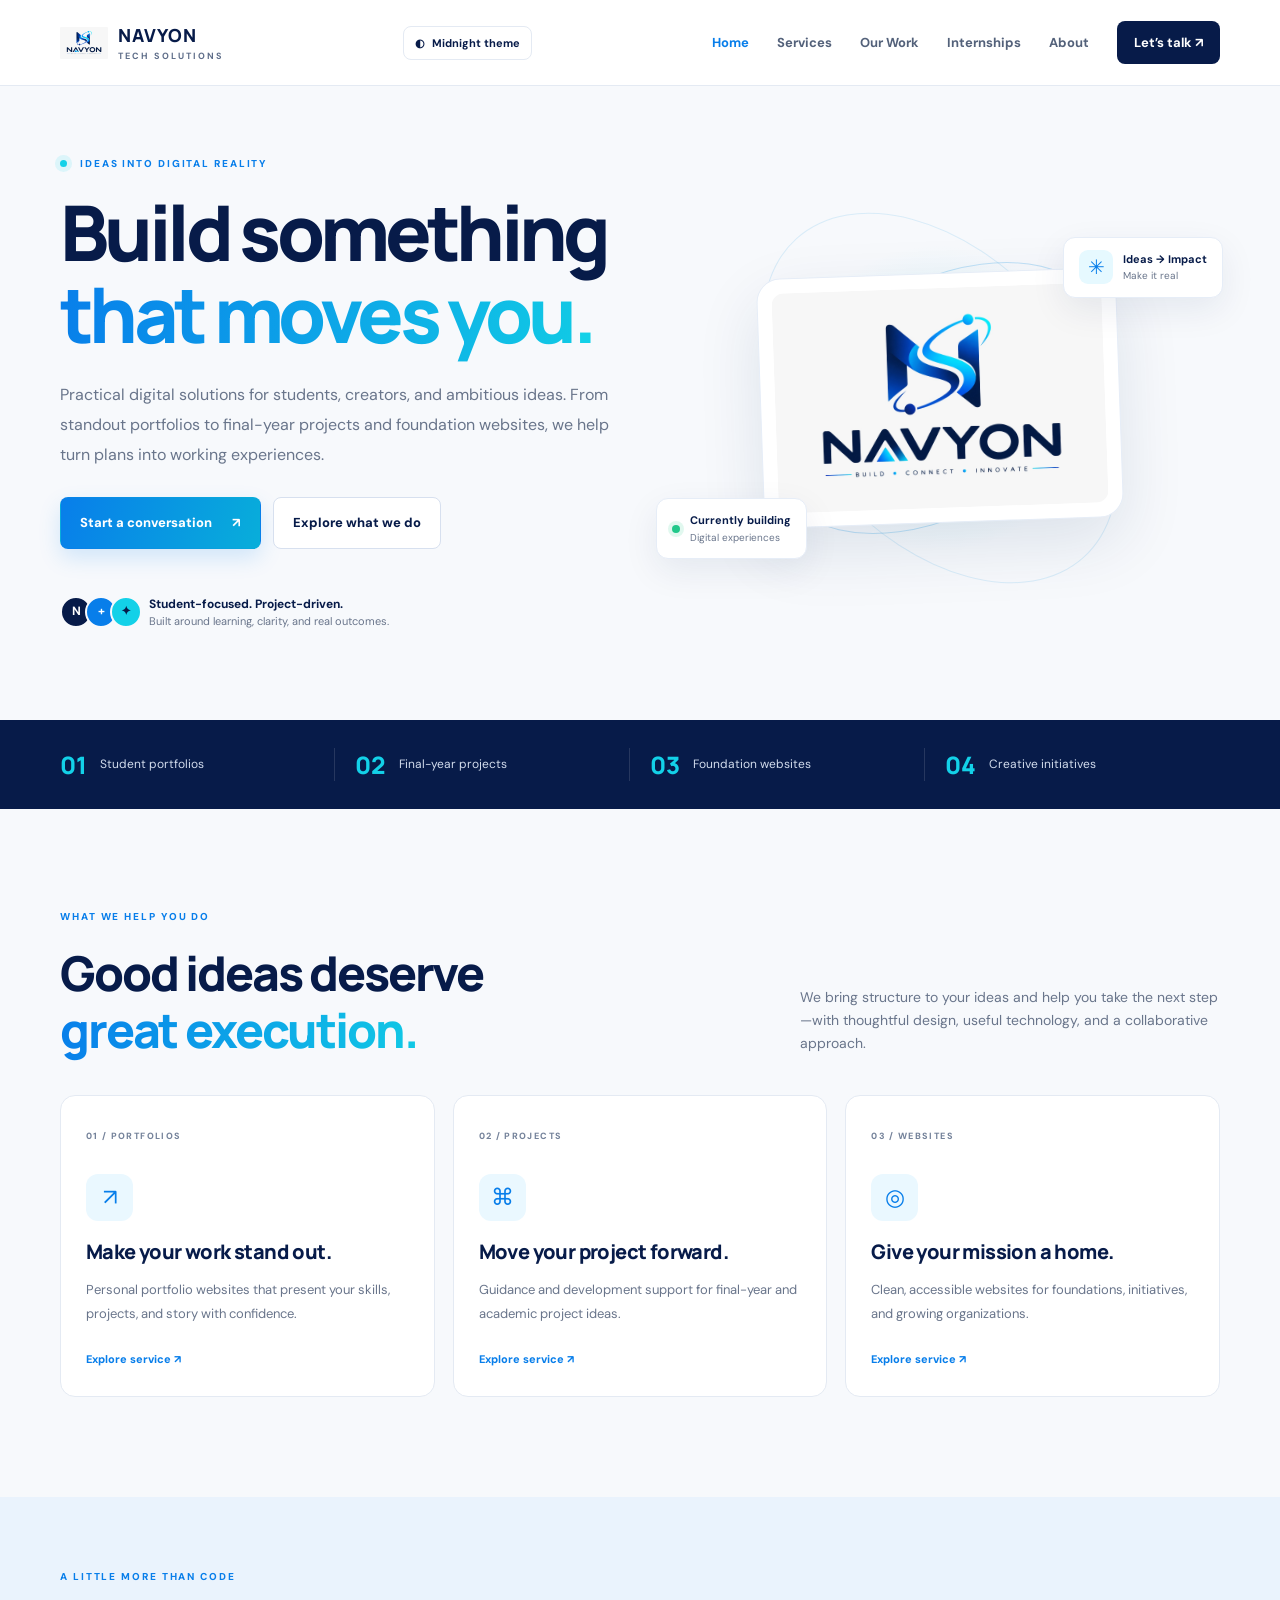
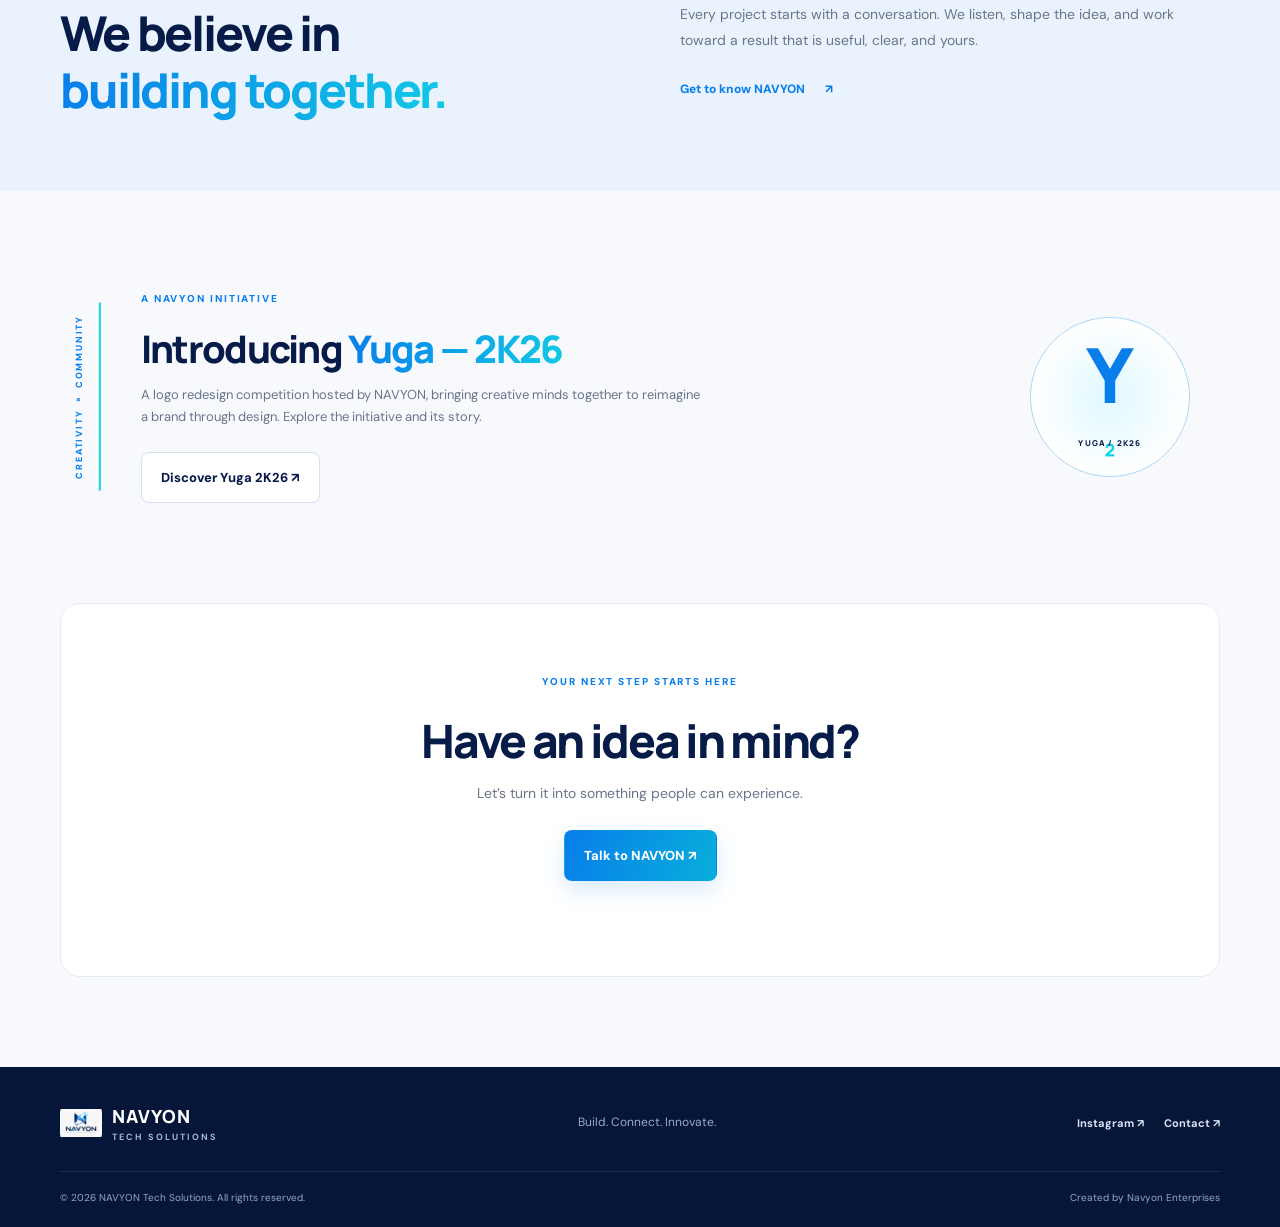
<file: index.html>
<!DOCTYPE html>
<html lang="en">
<head>
  <meta charset="UTF-8"><meta name="viewport" content="width=device-width, initial-scale=1.0">
  <meta name="description" content="NAVYON Tech Solutions helps students turn ideas into portfolios, final-year projects, and meaningful digital experiences.">
  <title>NAVYON Tech Solutions | Build. Connect. Innovate.</title><link rel="stylesheet" href="styles.css">
</head>
<body>
<header class="site-header"><a class="brand" href="index.html"><img src="assets/navyon-logo.png" alt="NAVYON logo"><span>NAVYON <small>TECH SOLUTIONS</small></span></a><div class="header-tools"><button class="theme-toggle" type="button" aria-label="Switch colour theme" title="Switch colour theme">◐ <span>Theme</span></button><button class="menu-toggle" aria-label="Toggle navigation">☰</button></div><nav><a class="active" href="index.html">Home</a><a href="services.html">Services</a><a href="work.html">Our Work</a><a href="internships.html">Internships</a><a href="about.html">About</a><a class="nav-cta" href="contact.html">Let’s talk ↗</a></nav></header>
<main>
<section class="hero wrap"><div class="hero-copy"><p class="eyebrow"><span class="pulse"></span> IDEAS INTO DIGITAL REALITY</p><h1>Build something<br><span>that moves you</span><i>.</i></h1><p class="lead">Practical digital solutions for students, creators, and ambitious ideas. From standout portfolios to final-year projects and foundation websites, we help turn plans into working experiences.</p><div class="hero-actions"><a class="button primary" href="contact.html">Start a conversation <span>↗</span></a><a class="button ghost" href="services.html">Explore what we do</a></div><div class="trust-line"><div class="mini-avatars"><b>N</b><b>+</b><b>✦</b></div><p><strong>Student-focused. Project-driven.</strong><br>Built around learning, clarity, and real outcomes.</p></div></div><div class="hero-art"><div class="orbit orbit-one"></div><div class="orbit orbit-two"></div><div class="hero-logo"><img src="assets/navyon-logo.png" alt="NAVYON — Build, Connect, Innovate"></div><div class="float-card card-top"><span class="card-icon">✳</span><span><b>Ideas → Impact</b><small>Make it real</small></span></div><div class="float-card card-bottom"><span class="status-dot"></span><span><b>Currently building</b><small>Digital experiences</small></span></div></div></section>
<section class="proof-strip"><div><strong>01</strong><span>Student portfolios</span></div><div><strong>02</strong><span>Final-year projects</span></div><div><strong>03</strong><span>Foundation websites</span></div><div><strong>04</strong><span>Creative initiatives</span></div></section>
<section class="section wrap"><div class="section-heading"><div><p class="eyebrow">WHAT WE HELP YOU DO</p><h2>Good ideas deserve<br><span>great execution.</span></h2></div><p>We bring structure to your ideas and help you take the next step—with thoughtful design, useful technology, and a collaborative approach.</p></div><div class="service-grid"><a class="service-card" href="services.html#portfolios"><span class="number">01 / PORTFOLIOS</span><div class="service-icon">↗</div><h3>Make your work stand out.</h3><p>Personal portfolio websites that present your skills, projects, and story with confidence.</p><span class="arrow">Explore service ↗</span></a><a class="service-card" href="services.html#projects"><span class="number">02 / PROJECTS</span><div class="service-icon">⌘</div><h3>Move your project forward.</h3><p>Guidance and development support for final-year and academic project ideas.</p><span class="arrow">Explore service ↗</span></a><a class="service-card" href="services.html#websites"><span class="number">03 / WEBSITES</span><div class="service-icon">◎</div><h3>Give your mission a home.</h3><p>Clean, accessible websites for foundations, initiatives, and growing organizations.</p><span class="arrow">Explore service ↗</span></a></div></section>
<section class="feature-band"><div class="wrap feature-inner"><div><p class="eyebrow">A LITTLE MORE THAN CODE</p><h2>We believe in<br><span>building together.</span></h2></div><div><p>Every project starts with a conversation. We listen, shape the idea, and work toward a result that is useful, clear, and yours.</p><a class="text-link" href="about.html">Get to know NAVYON <span>↗</span></a></div></div></section>
<section class="section wrap event-preview"><div class="event-badge">CREATIVITY × COMMUNITY</div><div><p class="eyebrow">A NAVYON INITIATIVE</p><h2>Introducing <span>Yuga — 2K26</span></h2><p>A logo redesign competition hosted by NAVYON, bringing creative minds together to reimagine a brand through design. Explore the initiative and its story.</p><a class="button ghost" href="yuga.html">Discover Yuga 2K26 ↗</a></div><div class="yuga-mark">Y<span>²</span><small>YUGA / 2K26</small></div></section>
<section class="cta-section wrap"><p class="eyebrow">YOUR NEXT STEP STARTS HERE</p><h2>Have an idea in mind?</h2><p>Let’s turn it into something people can experience.</p><a class="button primary" href="contact.html">Talk to NAVYON ↗</a></section>
</main><footer class="site-footer"><div class="footer-top"><a class="brand" href="index.html"><img src="assets/navyon-logo.png" alt=""><span>NAVYON <small>TECH SOLUTIONS</small></span></a><p>Build. Connect. Innovate.</p><div class="footer-links"><a href="https://www.instagram.com/navyon_tech_solutions/" target="_blank" rel="noopener">Instagram ↗</a><a href="contact.html">Contact ↗</a></div></div><div class="footer-bottom"><span>© <span id="year"></span> NAVYON Tech Solutions. All rights reserved.</span><span>Created by Navyon Enterprises</span></div></footer><script src="script.js"></script></body></html>
</file>
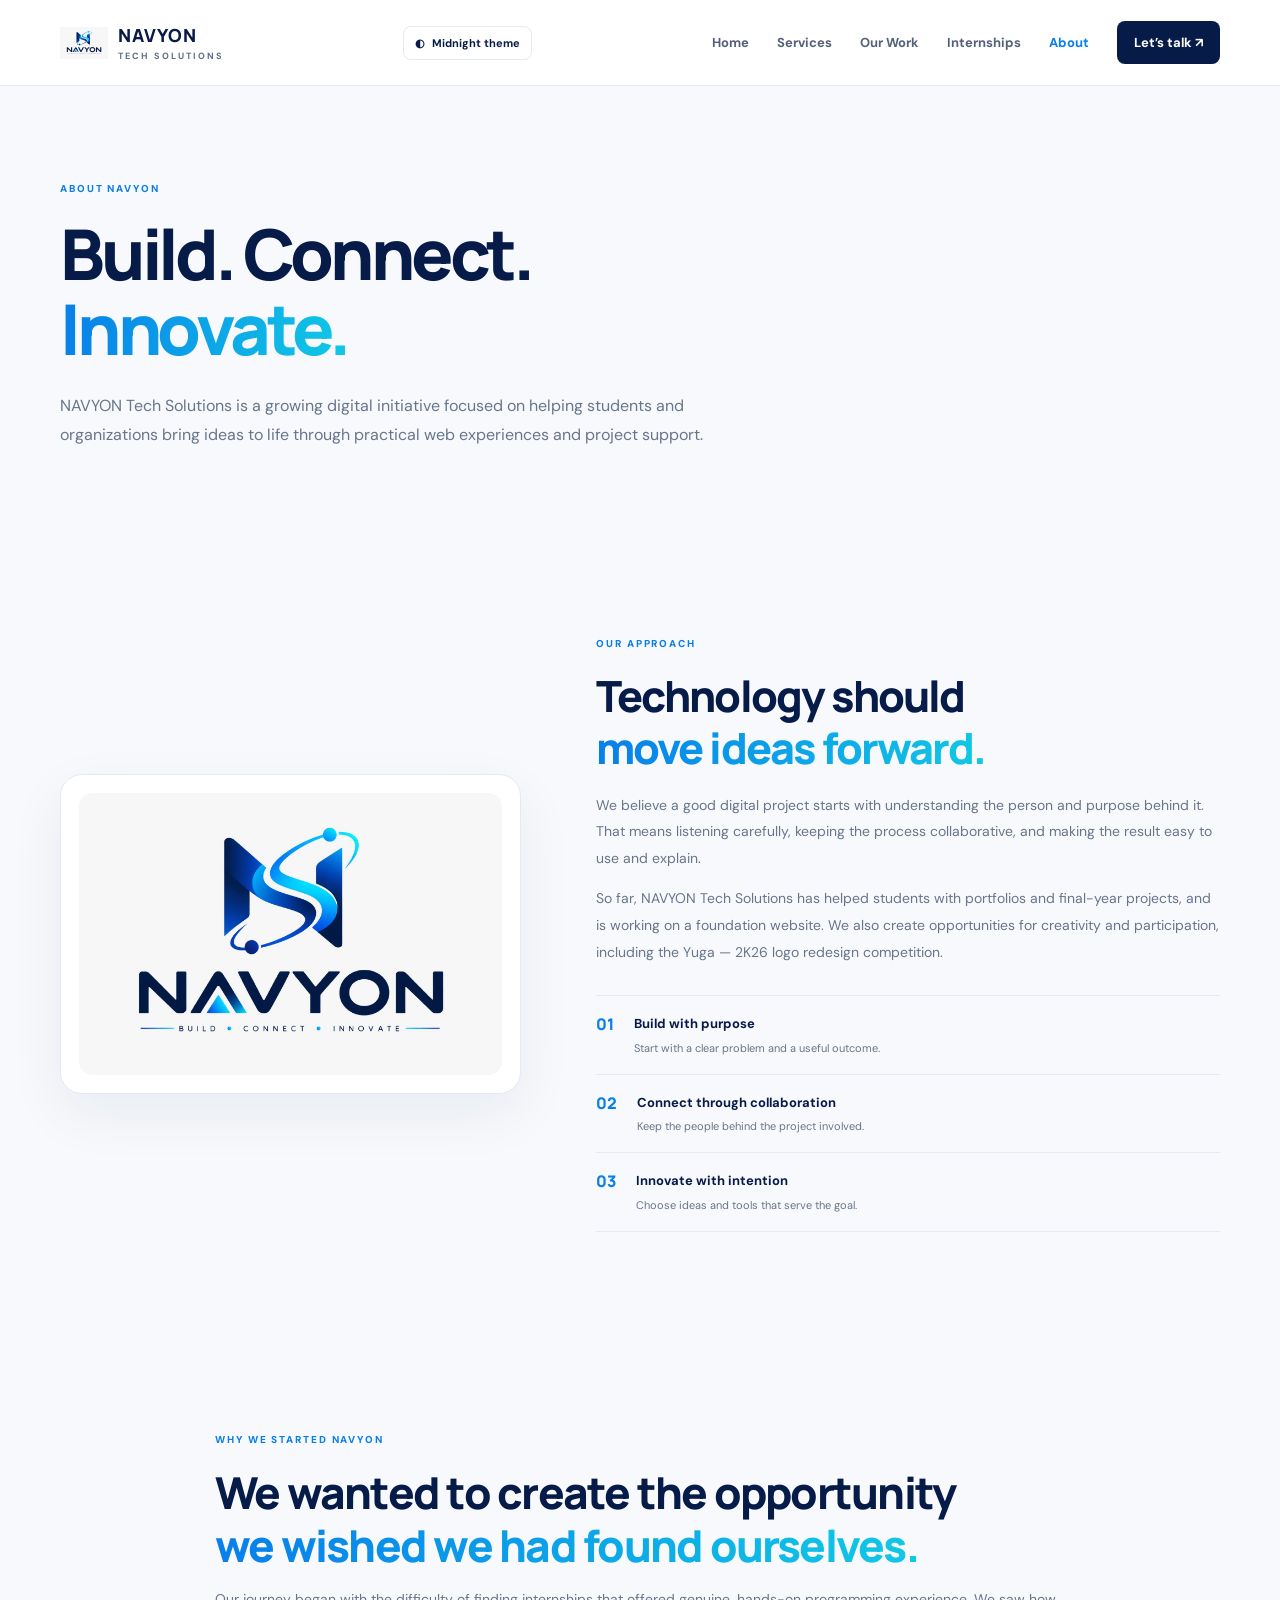
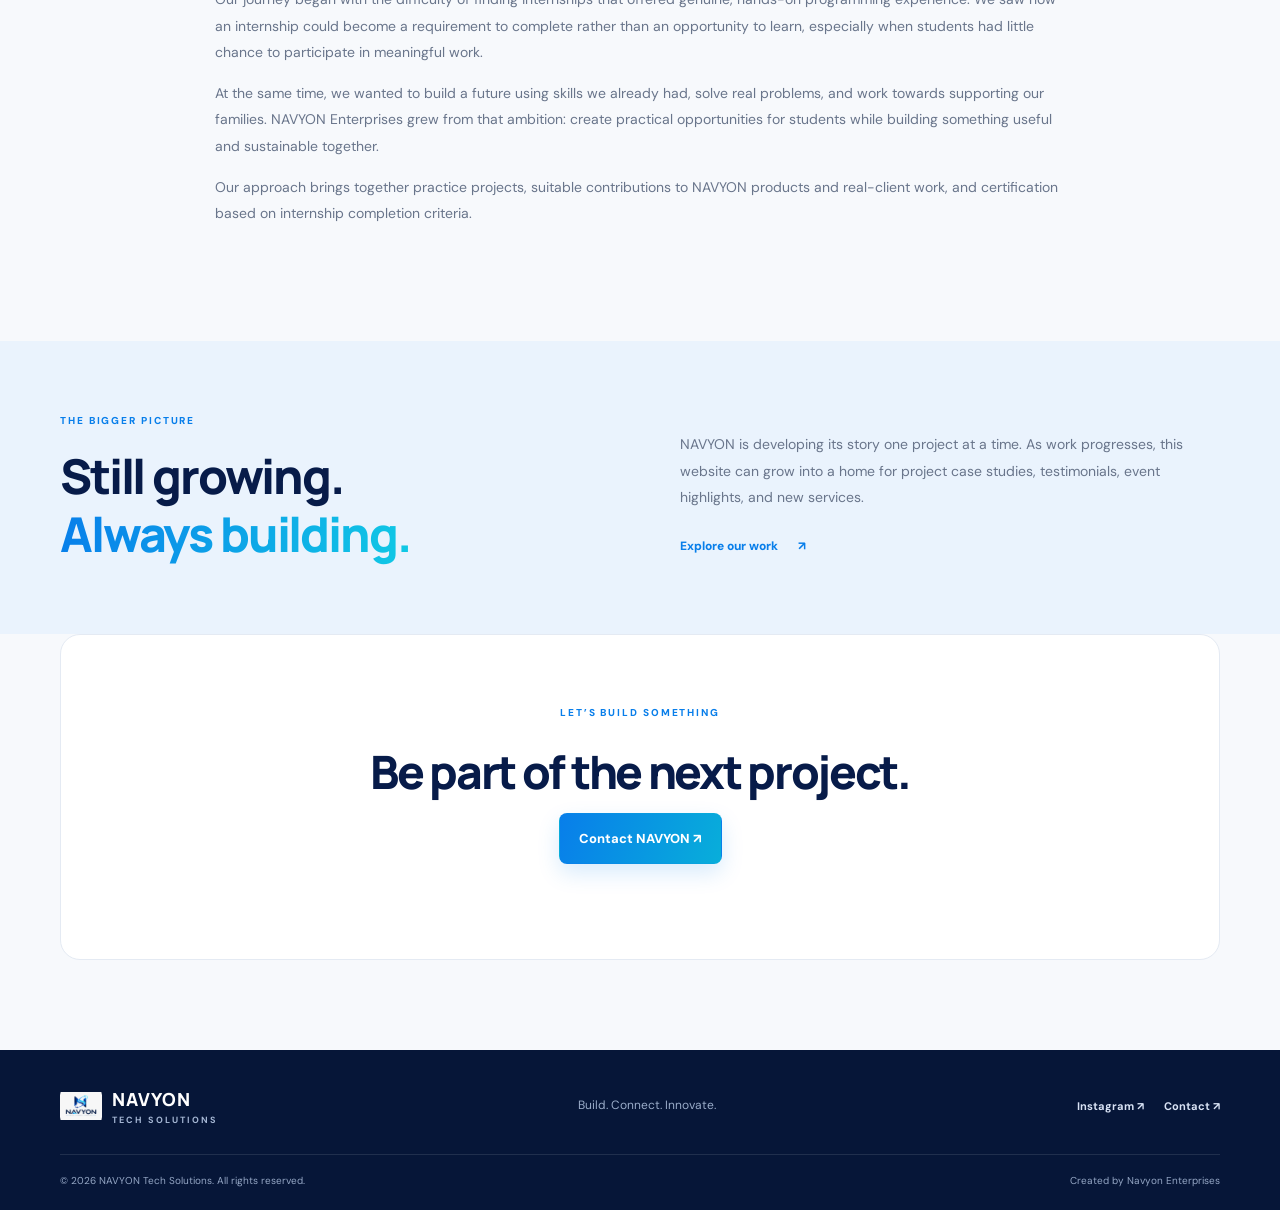
<file: about.html>
<!DOCTYPE html><html lang="en"><head><meta charset="UTF-8"><meta name="viewport" content="width=device-width, initial-scale=1.0"><meta name="description" content="Learn about NAVYON Tech Solutions and its practical, student-focused approach."><title>About | NAVYON Tech Solutions</title><link rel="stylesheet" href="styles.css"></head><body>
<header class="site-header"><a class="brand" href="index.html"><img src="assets/navyon-logo.png" alt="NAVYON logo"><span>NAVYON <small>TECH SOLUTIONS</small></span></a><div class="header-tools"><button class="theme-toggle" type="button" aria-label="Switch colour theme" title="Switch colour theme">◐ <span>Theme</span></button><button class="menu-toggle" aria-label="Toggle navigation">☰</button></div><nav><a href="index.html">Home</a><a href="services.html">Services</a><a href="work.html">Our Work</a><a href="internships.html">Internships</a><a class="active" href="about.html">About</a><a class="nav-cta" href="contact.html">Let’s talk ↗</a></nav></header>
<main><section class="page-hero wrap"><p class="eyebrow">ABOUT NAVYON</p><h1>Build. Connect.<br><span>Innovate.</span></h1><p class="lead">NAVYON Tech Solutions is a growing digital initiative focused on helping students and organizations bring ideas to life through practical web experiences and project support.</p></section><section class="section wrap about-layout"><div class="about-visual"><img src="assets/navyon-logo.png" alt="NAVYON logo"></div><div><p class="eyebrow">OUR APPROACH</p><h2>Technology should<br><span>move ideas forward.</span></h2><p>We believe a good digital project starts with understanding the person and purpose behind it. That means listening carefully, keeping the process collaborative, and making the result easy to use and explain.</p><p>So far, NAVYON Tech Solutions has helped students with portfolios and final-year projects, and is working on a foundation website. We also create opportunities for creativity and participation, including the Yuga — 2K26 logo redesign competition.</p><div class="principle-list"><div><b>01</b><span><strong>Build with purpose</strong><small>Start with a clear problem and a useful outcome.</small></span></div><div><b>02</b><span><strong>Connect through collaboration</strong><small>Keep the people behind the project involved.</small></span></div><div><b>03</b><span><strong>Innovate with intention</strong><small>Choose ideas and tools that serve the goal.</small></span></div></div></div></section><section class="section wrap origin-story"><p class="eyebrow">WHY WE STARTED NAVYON</p><h2>We wanted to create the opportunity<br><span>we wished we had found ourselves.</span></h2><p>Our journey began with the difficulty of finding internships that offered genuine, hands-on programming experience. We saw how an internship could become a requirement to complete rather than an opportunity to learn, especially when students had little chance to participate in meaningful work.</p><p>At the same time, we wanted to build a future using skills we already had, solve real problems, and work towards supporting our families. NAVYON Enterprises grew from that ambition: create practical opportunities for students while building something useful and sustainable together.</p><p>Our approach brings together practice projects, suitable contributions to NAVYON products and real-client work, and certification based on internship completion criteria.</p></section><section class="feature-band"><div class="wrap feature-inner"><div><p class="eyebrow">THE BIGGER PICTURE</p><h2>Still growing.<br><span>Always building.</span></h2></div><div><p>NAVYON is developing its story one project at a time. As work progresses, this website can grow into a home for project case studies, testimonials, event highlights, and new services.</p><a class="text-link" href="work.html">Explore our work <span>↗</span></a></div></div></section><section class="cta-section wrap"><p class="eyebrow">LET’S BUILD SOMETHING</p><h2>Be part of the next project.</h2><a class="button primary" href="contact.html">Contact NAVYON ↗</a></section></main>
<footer class="site-footer"><div class="footer-top"><a class="brand" href="index.html"><img src="assets/navyon-logo.png" alt=""><span>NAVYON <small>TECH SOLUTIONS</small></span></a><p>Build. Connect. Innovate.</p><div class="footer-links"><a href="https://www.instagram.com/navyon_tech_solutions/" target="_blank" rel="noopener">Instagram ↗</a><a href="contact.html">Contact ↗</a></div></div><div class="footer-bottom"><span>© <span id="year"></span> NAVYON Tech Solutions. All rights reserved.</span><span>Created by Navyon Enterprises</span></div></footer><script src="script.js"></script></body></html>
</file>
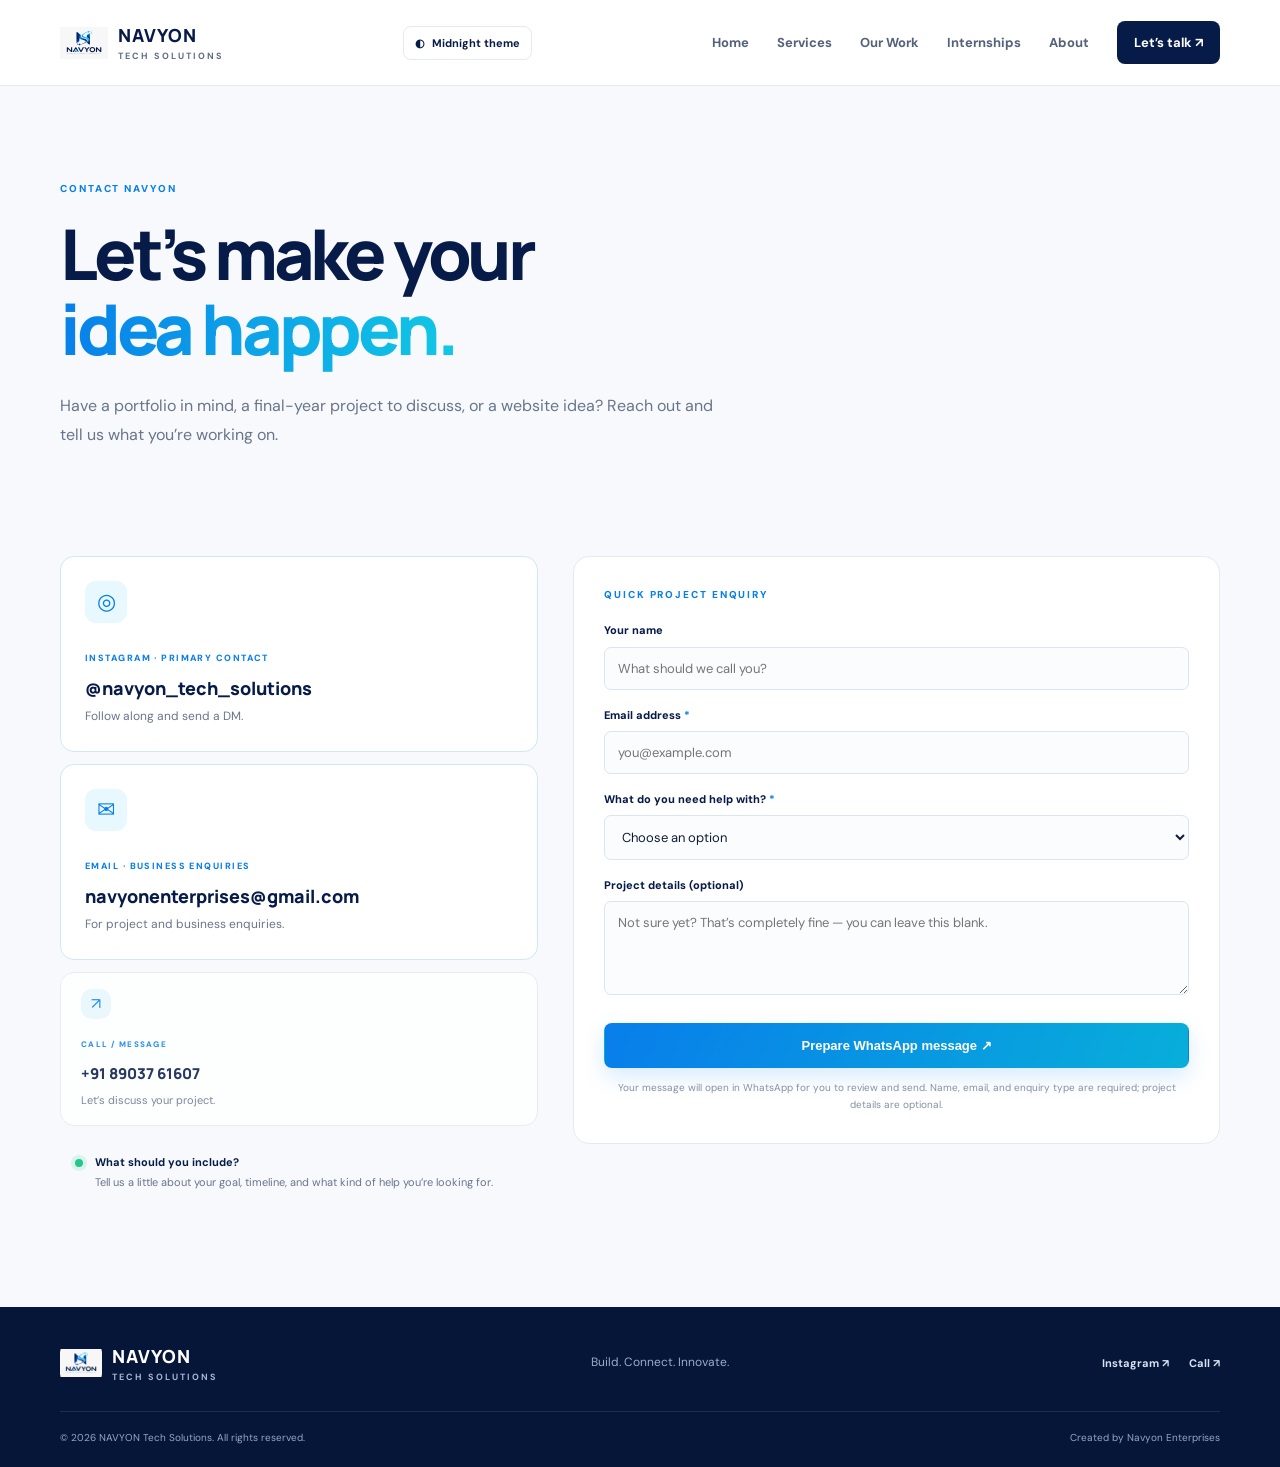
<file: contact.html>
<!DOCTYPE html><html lang="en"><head><meta charset="UTF-8"><meta name="viewport" content="width=device-width, initial-scale=1.0"><meta name="description" content="Contact NAVYON Tech Solutions about student portfolios, final-year projects, and websites."><title>Contact | NAVYON Tech Solutions</title><link rel="stylesheet" href="styles.css"></head><body>
<header class="site-header"><a class="brand" href="index.html"><img src="assets/navyon-logo.png" alt="NAVYON logo"><span>NAVYON <small>TECH SOLUTIONS</small></span></a><div class="header-tools"><button class="theme-toggle" type="button" aria-label="Switch colour theme" title="Switch colour theme">◐ <span>Theme</span></button><button class="menu-toggle" aria-label="Toggle navigation">☰</button></div><nav><a href="index.html">Home</a><a href="services.html">Services</a><a href="work.html">Our Work</a><a href="internships.html">Internships</a><a href="about.html">About</a><a class="nav-cta" href="contact.html">Let’s talk ↗</a></nav></header>
<main><section class="page-hero wrap"><p class="eyebrow">CONTACT NAVYON</p><h1>Let’s make your<br><span>idea happen.</span></h1><p class="lead">Have a portfolio in mind, a final-year project to discuss, or a website idea? Reach out and tell us what you’re working on.</p></section>
<section class="section wrap contact-layout"><div class="contact-options"><a class="contact-card primary-contact" href="https://www.instagram.com/navyon_tech_solutions/" target="_blank" rel="noopener"><span class="contact-icon">◎</span><small>INSTAGRAM · PRIMARY CONTACT</small><h3>@navyon_tech_solutions</h3><p>Follow along and send a DM.</p></a><a class="contact-card primary-contact" href="mailto:navyonenterprises@gmail.com"><span class="contact-icon">✉</span><small>EMAIL · BUSINESS ENQUIRIES</small><h3>navyonenterprises@gmail.com</h3><p>For project and business enquiries.</p></a><a class="contact-card phone-contact" href="tel:+918903761607"><span class="contact-icon">↗</span><small>CALL / MESSAGE</small><h3>+91 89037 61607</h3><p>Let’s discuss your project.</p></a><div class="contact-note"><span class="status-dot"></span><p><strong>What should you include?</strong><br>Tell us a little about your goal, timeline, and what kind of help you’re looking for.</p></div></div><form class="contact-form" id="contactForm"><p class="eyebrow">QUICK PROJECT ENQUIRY</p><label for="name">Your name</label><input id="name" name="name" required placeholder="What should we call you?"><label for="email">Email address <span class="required-mark">*</span></label><input id="email" name="email" type="email" required autocomplete="email" placeholder="you@example.com"><label for="interest">What do you need help with? <span class="required-mark">*</span></label><select id="interest" name="interest" required><option value="">Choose an option</option><option>Student internship</option><option>Student portfolio</option><option>Final-year project</option><option>Website development</option><option>Foundation / organisation website</option><option value="Other">Other</option></select><div id="otherContactWrap" class="conditional-field" hidden><label for="otherContact">Tell us what you have in mind (optional)</label><textarea id="otherContact" name="otherContact" rows="3" placeholder="Share your thought in your own words..."></textarea></div><label for="message">Project details (optional)</label><textarea id="message" name="message" rows="4" placeholder="Not sure yet? That’s completely fine — you can leave this blank."></textarea><button class="button primary" type="submit">Prepare WhatsApp message ↗</button><p class="form-help">Your message will open in WhatsApp for you to review and send. Name, email, and enquiry type are required; project details are optional.</p></form></section></main>
<footer class="site-footer"><div class="footer-top"><a class="brand" href="index.html"><img src="assets/navyon-logo.png" alt=""><span>NAVYON <small>TECH SOLUTIONS</small></span></a><p>Build. Connect. Innovate.</p><div class="footer-links"><a href="https://www.instagram.com/navyon_tech_solutions/" target="_blank" rel="noopener">Instagram ↗</a><a href="tel:+918903761607">Call ↗</a></div></div><div class="footer-bottom"><span>© <span id="year"></span> NAVYON Tech Solutions. All rights reserved.</span><span>Created by Navyon Enterprises</span></div></footer><script src="script.js"></script></body></html>
</file>
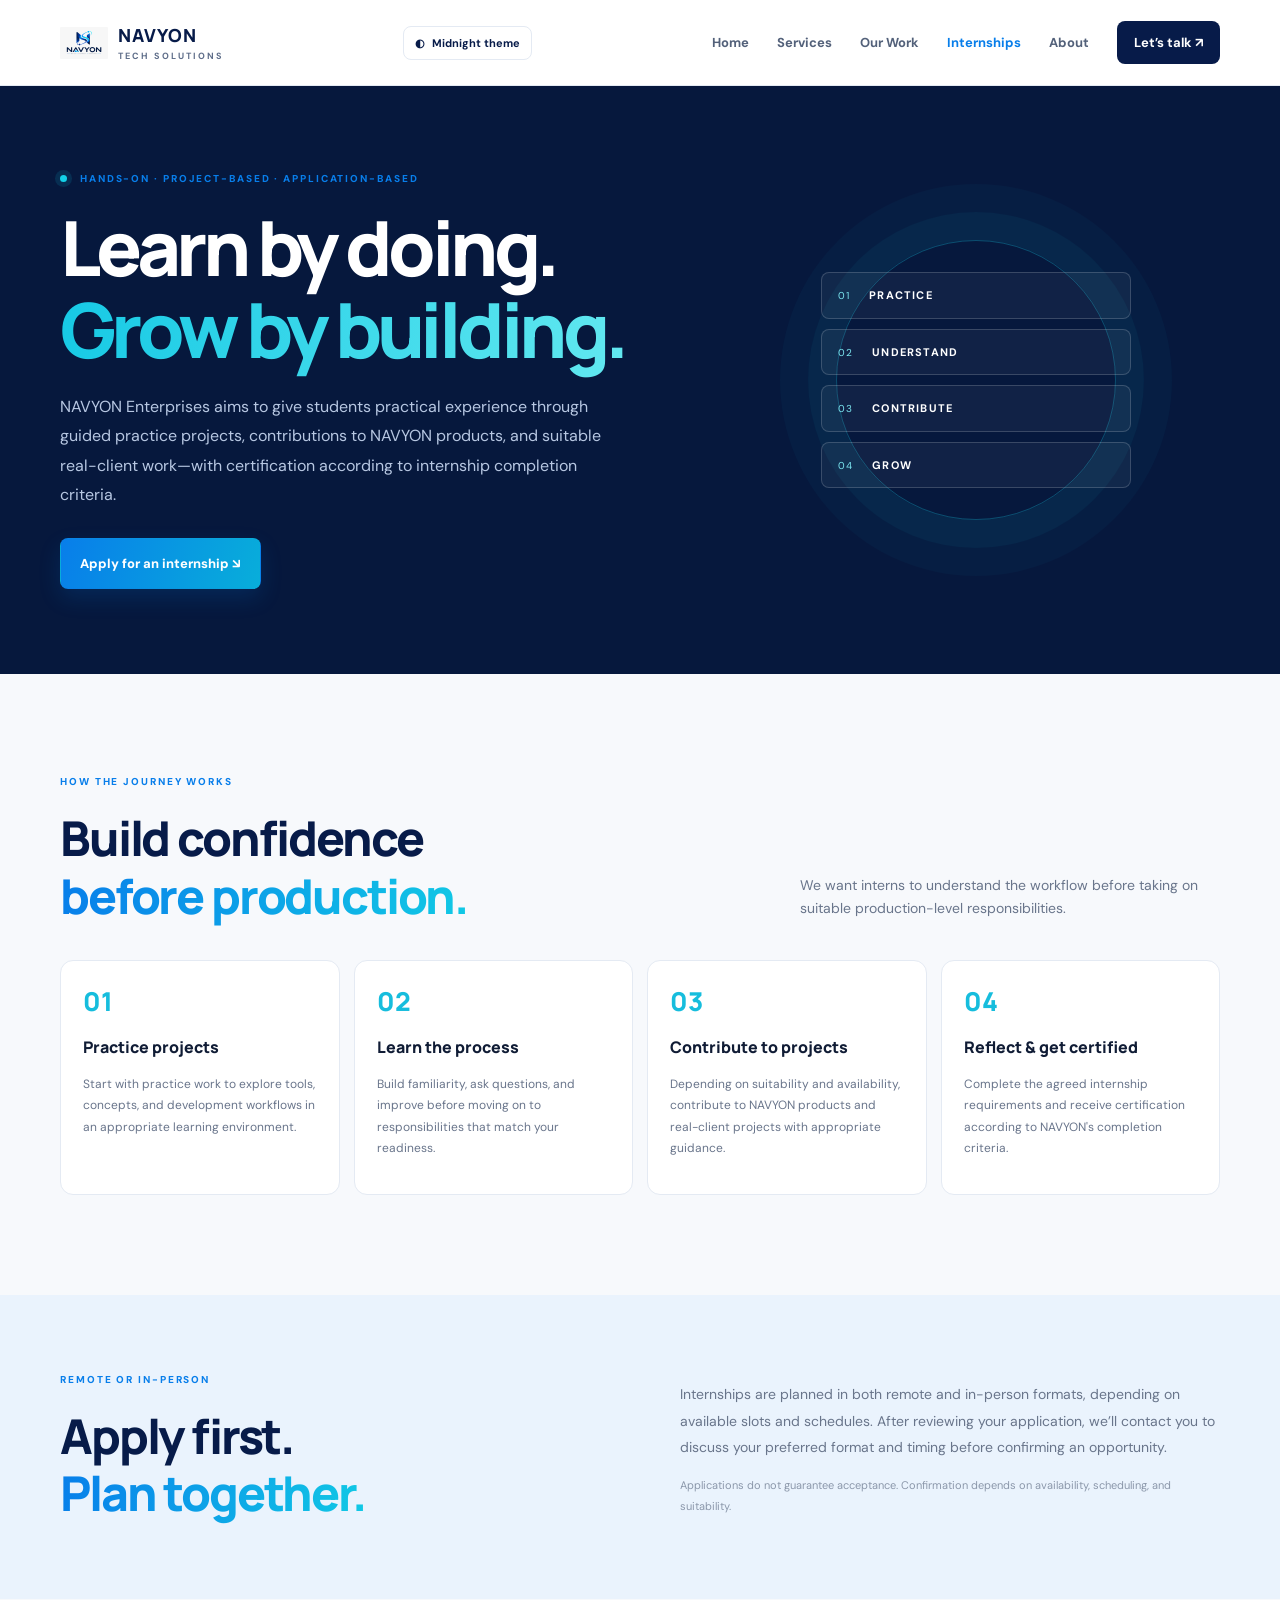
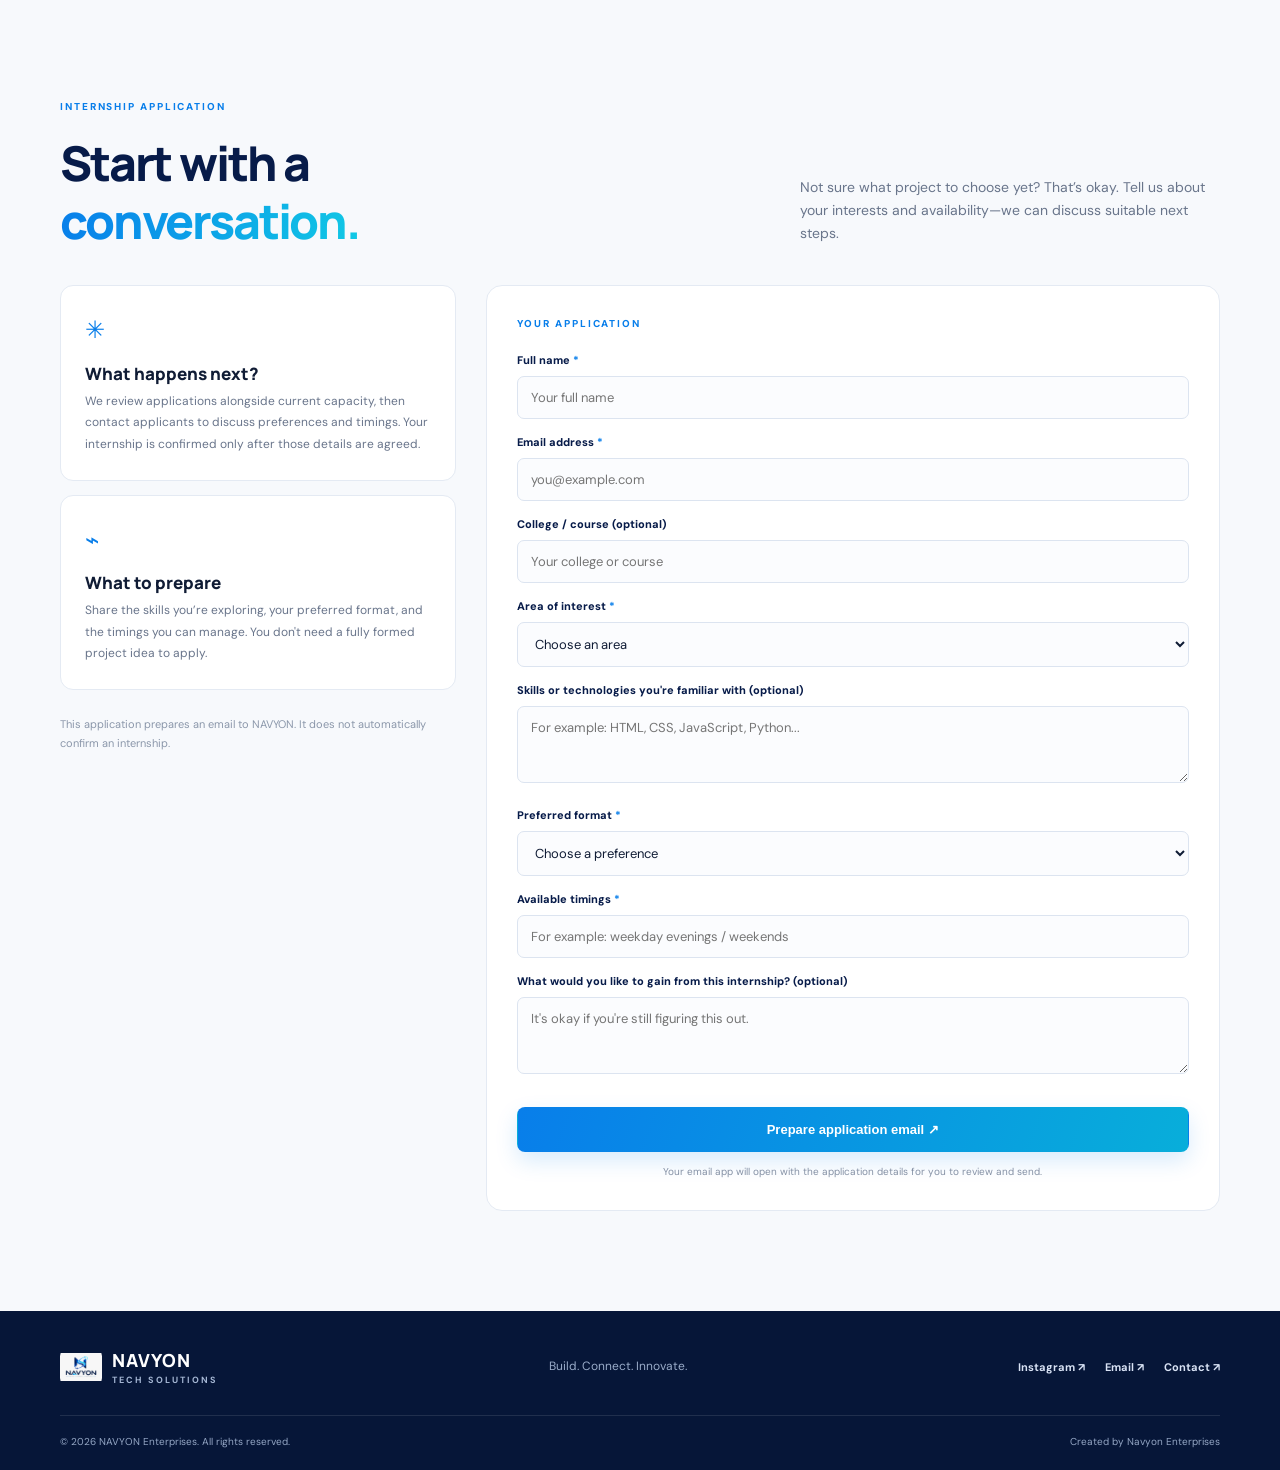
<file: internships.html>
<!DOCTYPE html><html lang="en"><head><meta charset="UTF-8"><meta name="viewport" content="width=device-width, initial-scale=1.0"><meta name="description" content="Apply for hands-on, project-based internships with NAVYON Enterprises."><title>Internships | NAVYON Enterprises</title><link rel="stylesheet" href="styles.css"></head><body>
<header class="site-header"><a class="brand" href="index.html"><img src="assets/navyon-logo.png" alt="NAVYON logo"><span>NAVYON <small>TECH SOLUTIONS</small></span></a><div class="header-tools"><button class="theme-toggle" type="button" aria-label="Switch colour theme" title="Switch colour theme">◐ <span>Theme</span></button><button class="menu-toggle" aria-label="Toggle navigation">☰</button></div><nav><a href="index.html">Home</a><a href="services.html">Services</a><a href="work.html">Our Work</a><a class="active" href="internships.html">Internships</a><a href="about.html">About</a><a class="nav-cta" href="contact.html">Let’s talk ↗</a></nav></header>
<main><section class="internship-hero"><div class="wrap internship-hero-inner"><div><p class="eyebrow"><span class="pulse"></span> HANDS-ON · PROJECT-BASED · APPLICATION-BASED</p><h1>Learn by doing.<br><span>Grow by building.</span></h1><p class="lead">NAVYON Enterprises aims to give students practical experience through guided practice projects, contributions to NAVYON products, and suitable real-client work—with certification according to internship completion criteria.</p><a class="button primary" href="#apply">Apply for an internship ↘</a></div><div class="internship-art"><div class="internship-orbit"></div><div class="internship-steps"><span>01 <b>PRACTICE</b></span><span>02 <b>UNDERSTAND</b></span><span>03 <b>CONTRIBUTE</b></span><span>04 <b>GROW</b></span></div></div></div></section>
<section class="section wrap"><div class="section-heading"><div><p class="eyebrow">HOW THE JOURNEY WORKS</p><h2>Build confidence<br><span>before production.</span></h2></div><p>We want interns to understand the workflow before taking on suitable production-level responsibilities.</p></div><div class="internship-steps-grid"><article><b>01</b><h3>Practice projects</h3><p>Start with practice work to explore tools, concepts, and development workflows in an appropriate learning environment.</p></article><article><b>02</b><h3>Learn the process</h3><p>Build familiarity, ask questions, and improve before moving on to responsibilities that match your readiness.</p></article><article><b>03</b><h3>Contribute to projects</h3><p>Depending on suitability and availability, contribute to NAVYON products and real-client projects with appropriate guidance.</p></article><article><b>04</b><h3>Reflect & get certified</h3><p>Complete the agreed internship requirements and receive certification according to NAVYON's completion criteria.</p></article></div></section>
<section class="feature-band"><div class="wrap feature-inner"><div><p class="eyebrow">REMOTE OR IN-PERSON</p><h2>Apply first.<br><span>Plan together.</span></h2></div><div><p>Internships are planned in both remote and in-person formats, depending on available slots and schedules. After reviewing your application, we’ll contact you to discuss your preferred format and timing before confirming an opportunity.</p><p class="small-note">Applications do not guarantee acceptance. Confirmation depends on availability, scheduling, and suitability.</p></div></div></section>
<section class="section wrap apply-section" id="apply"><div class="section-heading"><div><p class="eyebrow">INTERNSHIP APPLICATION</p><h2>Start with a<br><span>conversation.</span></h2></div><p>Not sure what project to choose yet? That’s okay. Tell us about your interests and availability—we can discuss suitable next steps.</p></div><div class="application-layout"><div class="application-aside"><div class="application-note"><span>✳</span><h3>What happens next?</h3><p>We review applications alongside current capacity, then contact applicants to discuss preferences and timings. Your internship is confirmed only after those details are agreed.</p></div><div class="application-note"><span>⌁</span><h3>What to prepare</h3><p>Share the skills you’re exploring, your preferred format, and the timings you can manage. You don't need a fully formed project idea to apply.</p></div><p class="small-note">This application prepares an email to NAVYON. It does not automatically confirm an internship.</p></div>
<form class="contact-form application-form" id="internshipForm"><p class="eyebrow">YOUR APPLICATION</p><label for="appName">Full name <span class="required-mark">*</span></label><input id="appName" name="appName" required autocomplete="name" placeholder="Your full name"><label for="appEmail">Email address <span class="required-mark">*</span></label><input id="appEmail" name="appEmail" type="email" required autocomplete="email" placeholder="you@example.com"><label for="appEducation">College / course (optional)</label><input id="appEducation" name="appEducation" placeholder="Your college or course"><label for="appInterest">Area of interest <span class="required-mark">*</span></label><select id="appInterest" name="appInterest" required><option value="">Choose an area</option><option>Web development</option><option>Frontend development</option><option>Backend development</option><option>UI/UX and design</option><option>Full-stack development</option><option>Still exploring</option><option>Other</option></select><label for="appSkills">Skills or technologies you're familiar with (optional)</label><textarea id="appSkills" name="appSkills" rows="3" placeholder="For example: HTML, CSS, JavaScript, Python..."></textarea><label for="appFormat">Preferred format <span class="required-mark">*</span></label><select id="appFormat" name="appFormat" required><option value="">Choose a preference</option><option>Remote</option><option>In-person</option><option>Either, depending on availability</option></select><label for="appTiming">Available timings <span class="required-mark">*</span></label><input id="appTiming" name="appTiming" required placeholder="For example: weekday evenings / weekends"><label for="appGoals">What would you like to gain from this internship? (optional)</label><textarea id="appGoals" name="appGoals" rows="3" placeholder="It's okay if you're still figuring this out."></textarea><button class="button primary" type="submit">Prepare application email ↗</button><p class="form-help" id="applicationStatus" aria-live="polite">Your email app will open with the application details for you to review and send.</p></form></div></section></main>
<footer class="site-footer"><div class="footer-top"><a class="brand" href="index.html"><img src="assets/navyon-logo.png" alt=""><span>NAVYON <small>TECH SOLUTIONS</small></span></a><p>Build. Connect. Innovate.</p><div class="footer-links"><a href="https://www.instagram.com/navyon_tech_solutions/" target="_blank" rel="noopener">Instagram ↗</a><a href="mailto:navyonenterprises@gmail.com">Email ↗</a><a href="contact.html">Contact ↗</a></div></div><div class="footer-bottom"><span>© <span id="year"></span> NAVYON Enterprises. All rights reserved.</span><span>Created by Navyon Enterprises</span></div></footer><script src="script.js"></script></body></html>
</file>
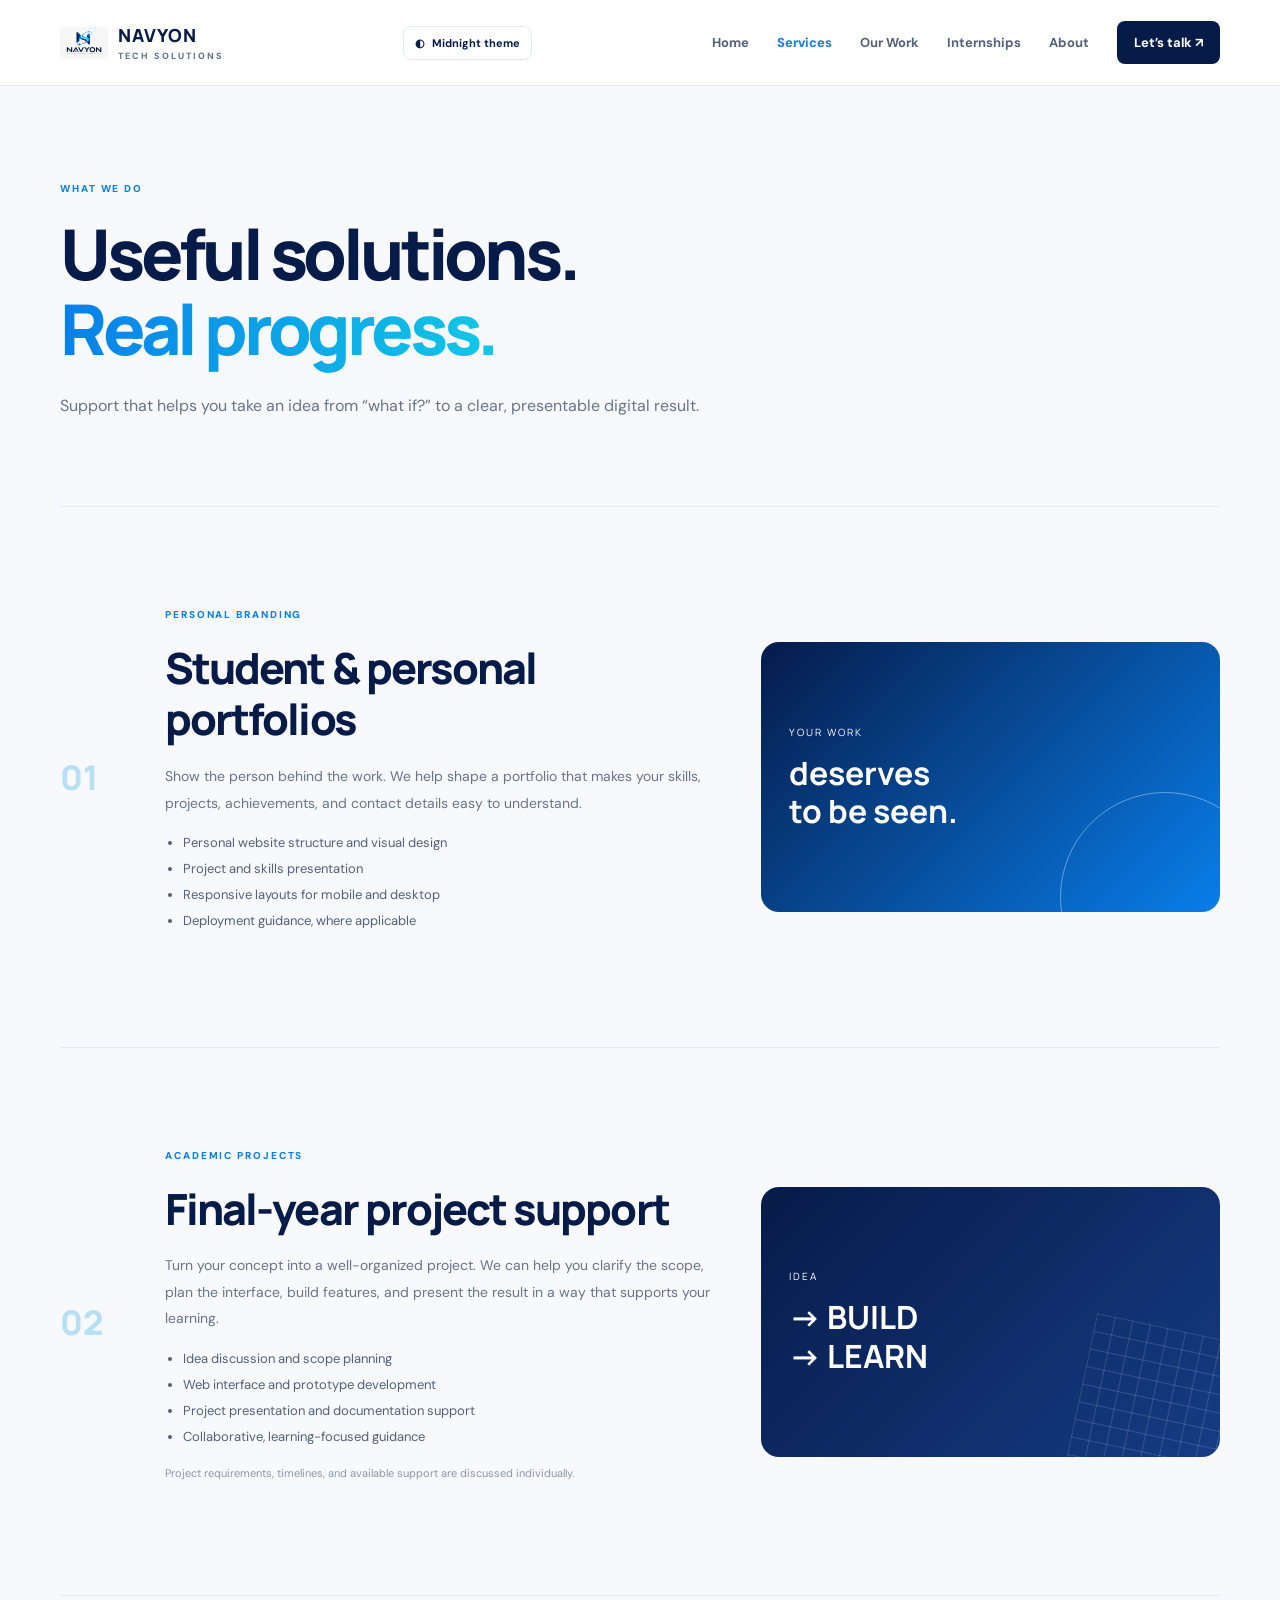
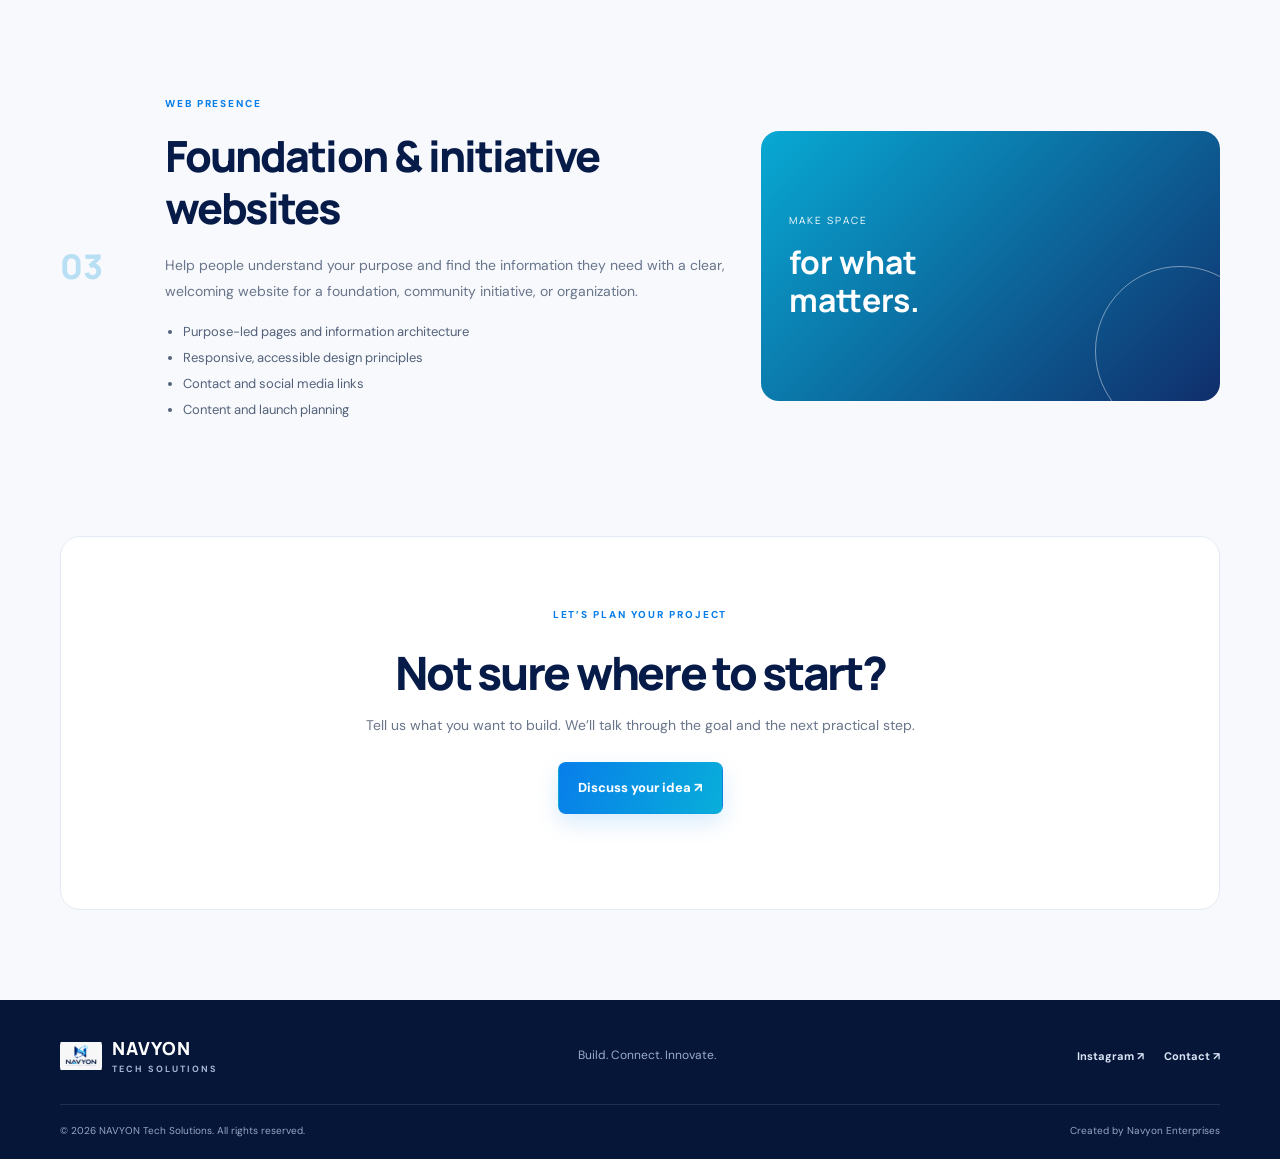
<file: services.html>
<!DOCTYPE html><html lang="en"><head><meta charset="UTF-8"><meta name="viewport" content="width=device-width, initial-scale=1.0"><meta name="description" content="Explore NAVYON Tech Solutions services: student portfolios, final-year projects, and websites."><title>Services | NAVYON Tech Solutions</title><link rel="stylesheet" href="styles.css"></head><body>
<header class="site-header"><a class="brand" href="index.html"><img src="assets/navyon-logo.png" alt="NAVYON logo"><span>NAVYON <small>TECH SOLUTIONS</small></span></a><div class="header-tools"><button class="theme-toggle" type="button" aria-label="Switch colour theme" title="Switch colour theme">◐ <span>Theme</span></button><button class="menu-toggle" aria-label="Toggle navigation">☰</button></div><nav><a href="index.html">Home</a><a class="active" href="services.html">Services</a><a href="work.html">Our Work</a><a href="internships.html">Internships</a><a href="about.html">About</a><a class="nav-cta" href="contact.html">Let’s talk ↗</a></nav></header>
<main><section class="page-hero wrap"><p class="eyebrow">WHAT WE DO</p><h1>Useful solutions.<br><span>Real progress.</span></h1><p class="lead">Support that helps you take an idea from “what if?” to a clear, presentable digital result.</p></section>
<section class="section wrap service-detail" id="portfolios"><div class="detail-number">01</div><div><p class="eyebrow">PERSONAL BRANDING</p><h2>Student & personal portfolios</h2><p>Show the person behind the work. We help shape a portfolio that makes your skills, projects, achievements, and contact details easy to understand.</p><ul><li>Personal website structure and visual design</li><li>Project and skills presentation</li><li>Responsive layouts for mobile and desktop</li><li>Deployment guidance, where applicable</li></ul></div><div class="detail-art art-one"><span>YOUR WORK</span><b> deserves<br>to be seen.</b><div class="art-line"></div></div></section>
<section class="section wrap service-detail" id="projects"><div class="detail-number">02</div><div><p class="eyebrow">ACADEMIC PROJECTS</p><h2>Final-year project support</h2><p>Turn your concept into a well-organized project. We can help you clarify the scope, plan the interface, build features, and present the result in a way that supports your learning.</p><ul><li>Idea discussion and scope planning</li><li>Web interface and prototype development</li><li>Project presentation and documentation support</li><li>Collaborative, learning-focused guidance</li></ul><p class="small-note">Project requirements, timelines, and available support are discussed individually.</p></div><div class="detail-art art-two"><span>IDEA</span><b>→ BUILD<br>→ LEARN</b><div class="art-grid"></div></div></section>
<section class="section wrap service-detail" id="websites"><div class="detail-number">03</div><div><p class="eyebrow">WEB PRESENCE</p><h2>Foundation & initiative websites</h2><p>Help people understand your purpose and find the information they need with a clear, welcoming website for a foundation, community initiative, or organization.</p><ul><li>Purpose-led pages and information architecture</li><li>Responsive, accessible design principles</li><li>Contact and social media links</li><li>Content and launch planning</li></ul></div><div class="detail-art art-three"><span>MAKE SPACE</span><b>for what<br>matters.</b><div class="art-circle"></div></div></section>
<section class="cta-section wrap"><p class="eyebrow">LET’S PLAN YOUR PROJECT</p><h2>Not sure where to start?</h2><p>Tell us what you want to build. We’ll talk through the goal and the next practical step.</p><a class="button primary" href="contact.html">Discuss your idea ↗</a></section></main>
<footer class="site-footer"><div class="footer-top"><a class="brand" href="index.html"><img src="assets/navyon-logo.png" alt=""><span>NAVYON <small>TECH SOLUTIONS</small></span></a><p>Build. Connect. Innovate.</p><div class="footer-links"><a href="https://www.instagram.com/navyon_tech_solutions/" target="_blank" rel="noopener">Instagram ↗</a><a href="contact.html">Contact ↗</a></div></div><div class="footer-bottom"><span>© <span id="year"></span> NAVYON Tech Solutions. All rights reserved.</span><span>Created by Navyon Enterprises</span></div></footer><script src="script.js"></script></body></html>
</file>
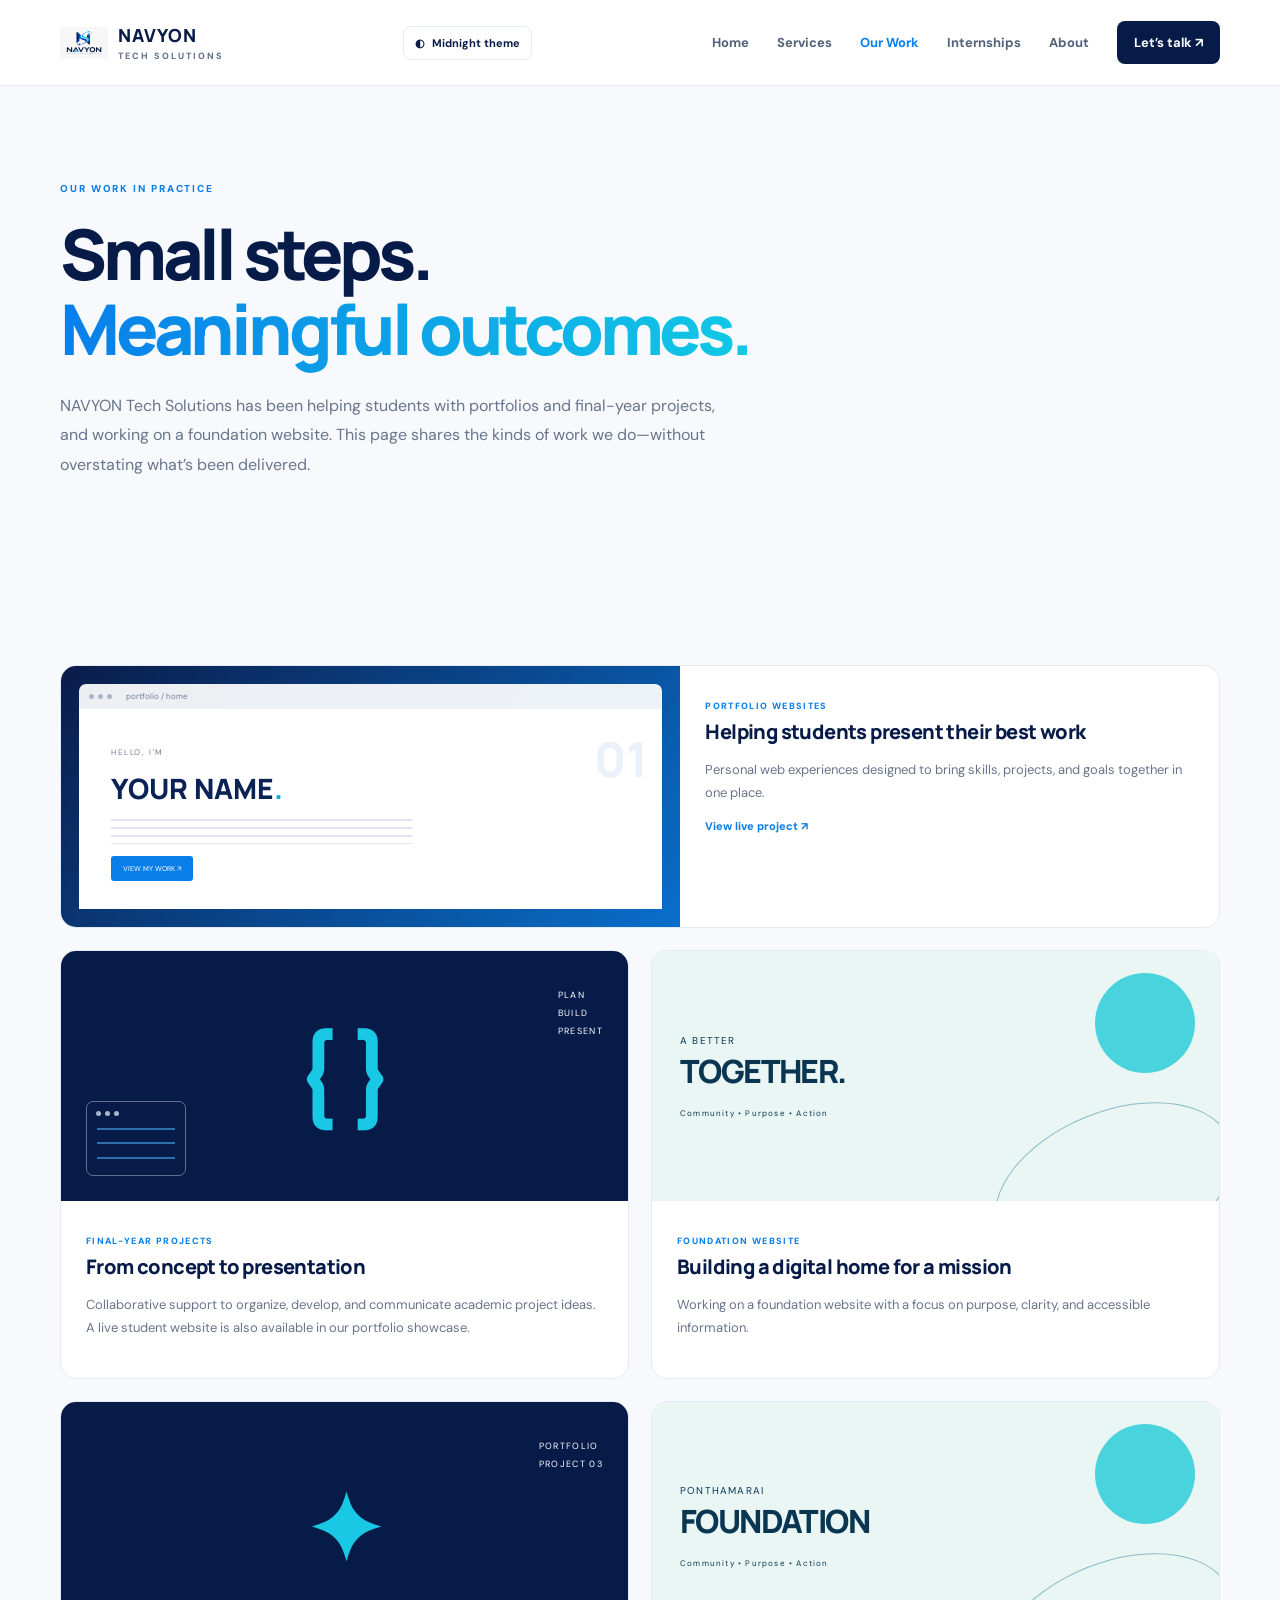
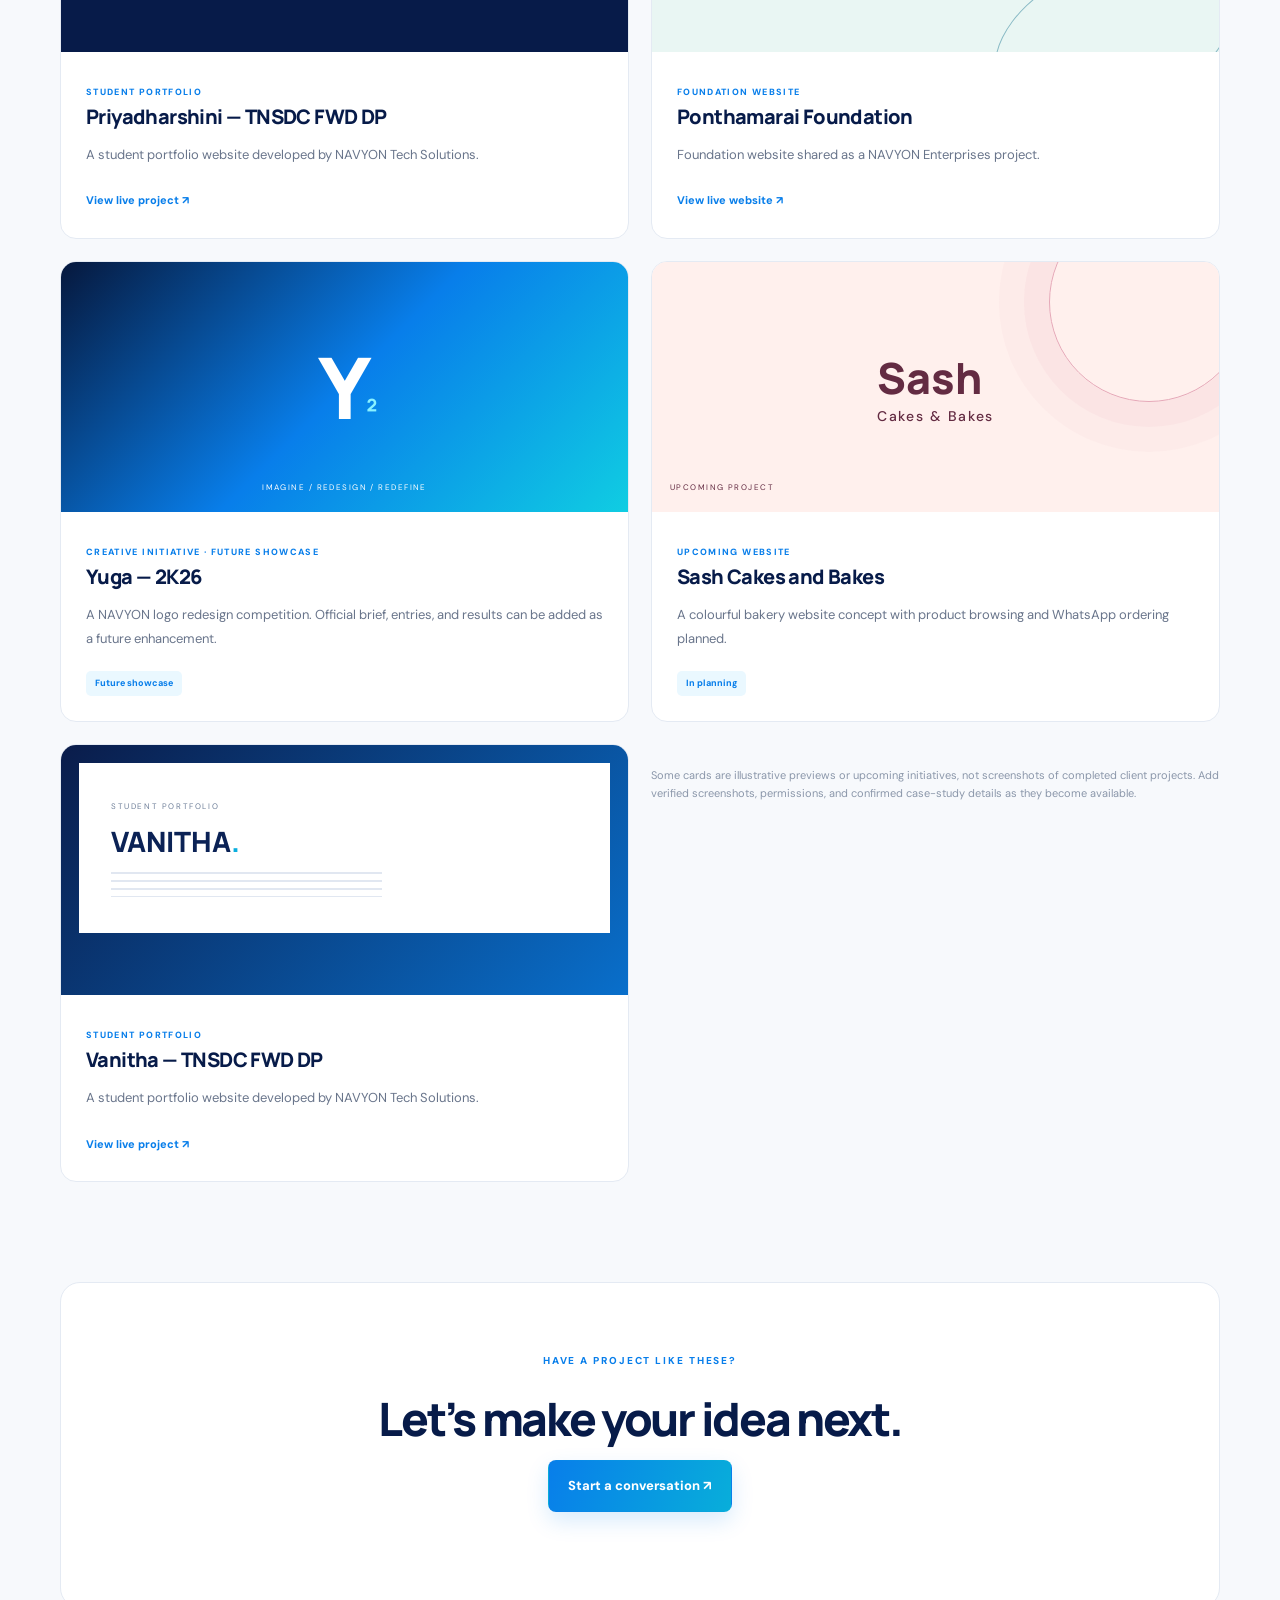
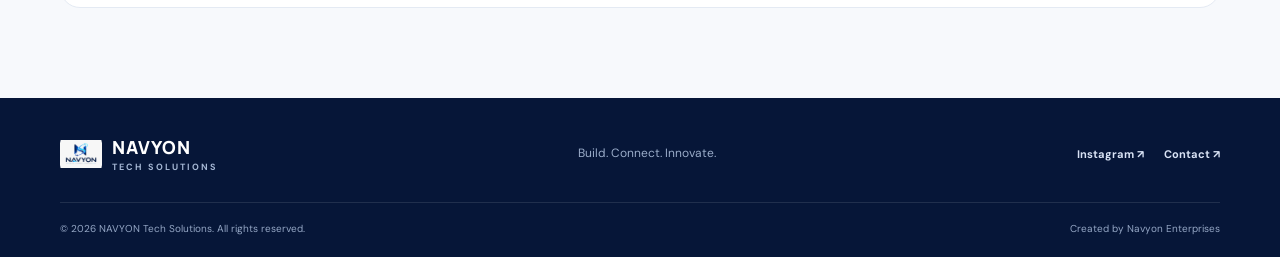
<file: work.html>
<!DOCTYPE html><html lang="en"><head><meta charset="UTF-8"><meta name="viewport" content="width=device-width, initial-scale=1.0"><meta name="description" content="See the types of digital work NAVYON Tech Solutions supports."><title>Our Work | NAVYON Tech Solutions</title><link rel="stylesheet" href="styles.css"></head><body>
<header class="site-header"><a class="brand" href="index.html"><img src="assets/navyon-logo.png" alt="NAVYON logo"><span>NAVYON <small>TECH SOLUTIONS</small></span></a><div class="header-tools"><button class="theme-toggle" type="button" aria-label="Switch colour theme" title="Switch colour theme">◐ <span>Theme</span></button><button class="menu-toggle" aria-label="Toggle navigation">☰</button></div><nav><a href="index.html">Home</a><a href="services.html">Services</a><a class="active" href="work.html">Our Work</a><a href="internships.html">Internships</a><a href="about.html">About</a><a class="nav-cta" href="contact.html">Let’s talk ↗</a></nav></header>
<main><section class="page-hero wrap"><p class="eyebrow">OUR WORK IN PRACTICE</p><h1>Small steps.<br><span>Meaningful outcomes.</span></h1><p class="lead">NAVYON Tech Solutions has been helping students with portfolios and final-year projects, and working on a foundation website. This page shares the kinds of work we do—without overstating what’s been delivered.</p></section>
<section class="section wrap"><div class="work-grid"><article class="work-card work-wide"><div class="work-visual visual-portfolio"><div class="browser-bar"><i></i><i></i><i></i><span>portfolio / home</span></div><div class="mock-content"><small>HELLO, I'M</small><b>YOUR NAME<span>.</span></b><div class="mock-lines"></div><div class="mock-button">VIEW MY WORK ↗</div></div><div class="mock-side">01</div></div><div class="work-info"><span class="tag">PORTFOLIO WEBSITES</span><h3>Helping students present their best work</h3><p>Personal web experiences designed to bring skills, projects, and goals together in one place.<br><a class="arrow" href="https://skpriya0805-ops.github.io/Priyadharshini-TNSDC-FWD-DP/" target="_blank" rel="noopener">View live project ↗</a></p></div></article><article class="work-card"><div class="work-visual visual-project"><span class="big-symbol">{ }</span><div class="stack-label">PLAN<br>BUILD<br>PRESENT</div><div class="mini-window"><i></i><i></i><i></i><hr><hr><hr></div></div><div class="work-info"><span class="tag">FINAL-YEAR PROJECTS</span><h3>From concept to presentation</h3><p>Collaborative support to organize, develop, and communicate academic project ideas. A live student website is also available in our portfolio showcase.</p></div></article><article class="work-card"><div class="work-visual visual-foundation"><div class="sun"></div><div class="foundation-copy">A BETTER<br><b>TOGETHER.</b><small>Community • Purpose • Action</small></div><div class="foundation-lines"></div></div><div class="work-info"><span class="tag">FOUNDATION WEBSITE</span><h3>Building a digital home for a mission</h3><p>Working on a foundation website with a focus on purpose, clarity, and accessible information.</p></div></article><article class="work-card"><div class="work-visual visual-project"><span class="big-symbol">✦</span><div class="stack-label">PORTFOLIO<br>PROJECT 03</div></div><div class="work-info"><span class="tag">STUDENT PORTFOLIO</span><h3>Priyadharshini — TNSDC FWD DP</h3><p>A student portfolio website developed by NAVYON Tech Solutions.</p><a class="arrow" href="https://priya-dharshini-11.github.io/Priyadharshini-TNSDC-FWD-DP/" target="_blank" rel="noopener">View live project ↗</a></div></article>
<article class="work-card"><div class="work-visual visual-foundation"><div class="sun"></div><div class="foundation-copy">PONTHAMARAI<br><b>FOUNDATION</b><small>Community • Purpose • Action</small></div><div class="foundation-lines"></div></div><div class="work-info"><span class="tag">FOUNDATION WEBSITE</span><h3>Ponthamarai Foundation</h3><p>Foundation website shared as a NAVYON Enterprises project.</p><a class="arrow" href="https://www.ponthamaraifoundation.in/" target="_blank" rel="noopener">View live website ↗</a></div></article>
<article class="work-card"><div id="yuga" class="work-visual visual-yuga"><span class="yuga-work-mark">Y<span>²</span></span><small>IMAGINE / REDESIGN / REDEFINE</small></div><div class="work-info"><span class="tag">CREATIVE INITIATIVE · FUTURE SHOWCASE</span><h3>Yuga — 2K26</h3><p>A NAVYON logo redesign competition. Official brief, entries, and results can be added as a future enhancement.</p><span class="project-status">Future showcase</span></div></article>
<article class="work-card"><div class="work-visual visual-sash"><div class="sash-script">Sash <span>Cakes & Bakes</span></div><div class="cake-orbit"></div><small>UPCOMING PROJECT</small></div><div class="work-info"><span class="tag">UPCOMING WEBSITE</span><h3>Sash Cakes and Bakes</h3><p>A colourful bakery website concept with product browsing and WhatsApp ordering planned.</p><span class="project-status">In planning</span></div></article><article class="work-card"><div class="work-visual visual-portfolio"><div class="mock-content"><small>STUDENT PORTFOLIO</small><b>VANITHA<span>.</span></b><div class="mock-lines"></div></div></div><div class="work-info"><span class="tag">STUDENT PORTFOLIO</span><h3>Vanitha — TNSDC FWD DP</h3><p>A student portfolio website developed by NAVYON Tech Solutions.</p><a class="arrow" href="https://vanithak248-code.github.io/Vanitha-TNSDC-FWD-DP/" target="_blank" rel="noopener">View live project ↗</a></div></article><p class="small-note work-disclaimer">Some cards are illustrative previews or upcoming initiatives, not screenshots of completed client projects. Add verified screenshots, permissions, and confirmed case-study details as they become available.</p></section><section class="cta-section wrap"><p class="eyebrow">HAVE A PROJECT LIKE THESE?</p><h2>Let’s make your idea next.</h2><a class="button primary" href="contact.html">Start a conversation ↗</a></section></main>
<footer class="site-footer"><div class="footer-top"><a class="brand" href="index.html"><img src="assets/navyon-logo.png" alt=""><span>NAVYON <small>TECH SOLUTIONS</small></span></a><p>Build. Connect. Innovate.</p><div class="footer-links"><a href="https://www.instagram.com/navyon_tech_solutions/" target="_blank" rel="noopener">Instagram ↗</a><a href="contact.html">Contact ↗</a></div></div><div class="footer-bottom"><span>© <span id="year"></span> NAVYON Tech Solutions. All rights reserved.</span><span>Created by Navyon Enterprises</span></div></footer><script src="script.js"></script></body></html>
</file>
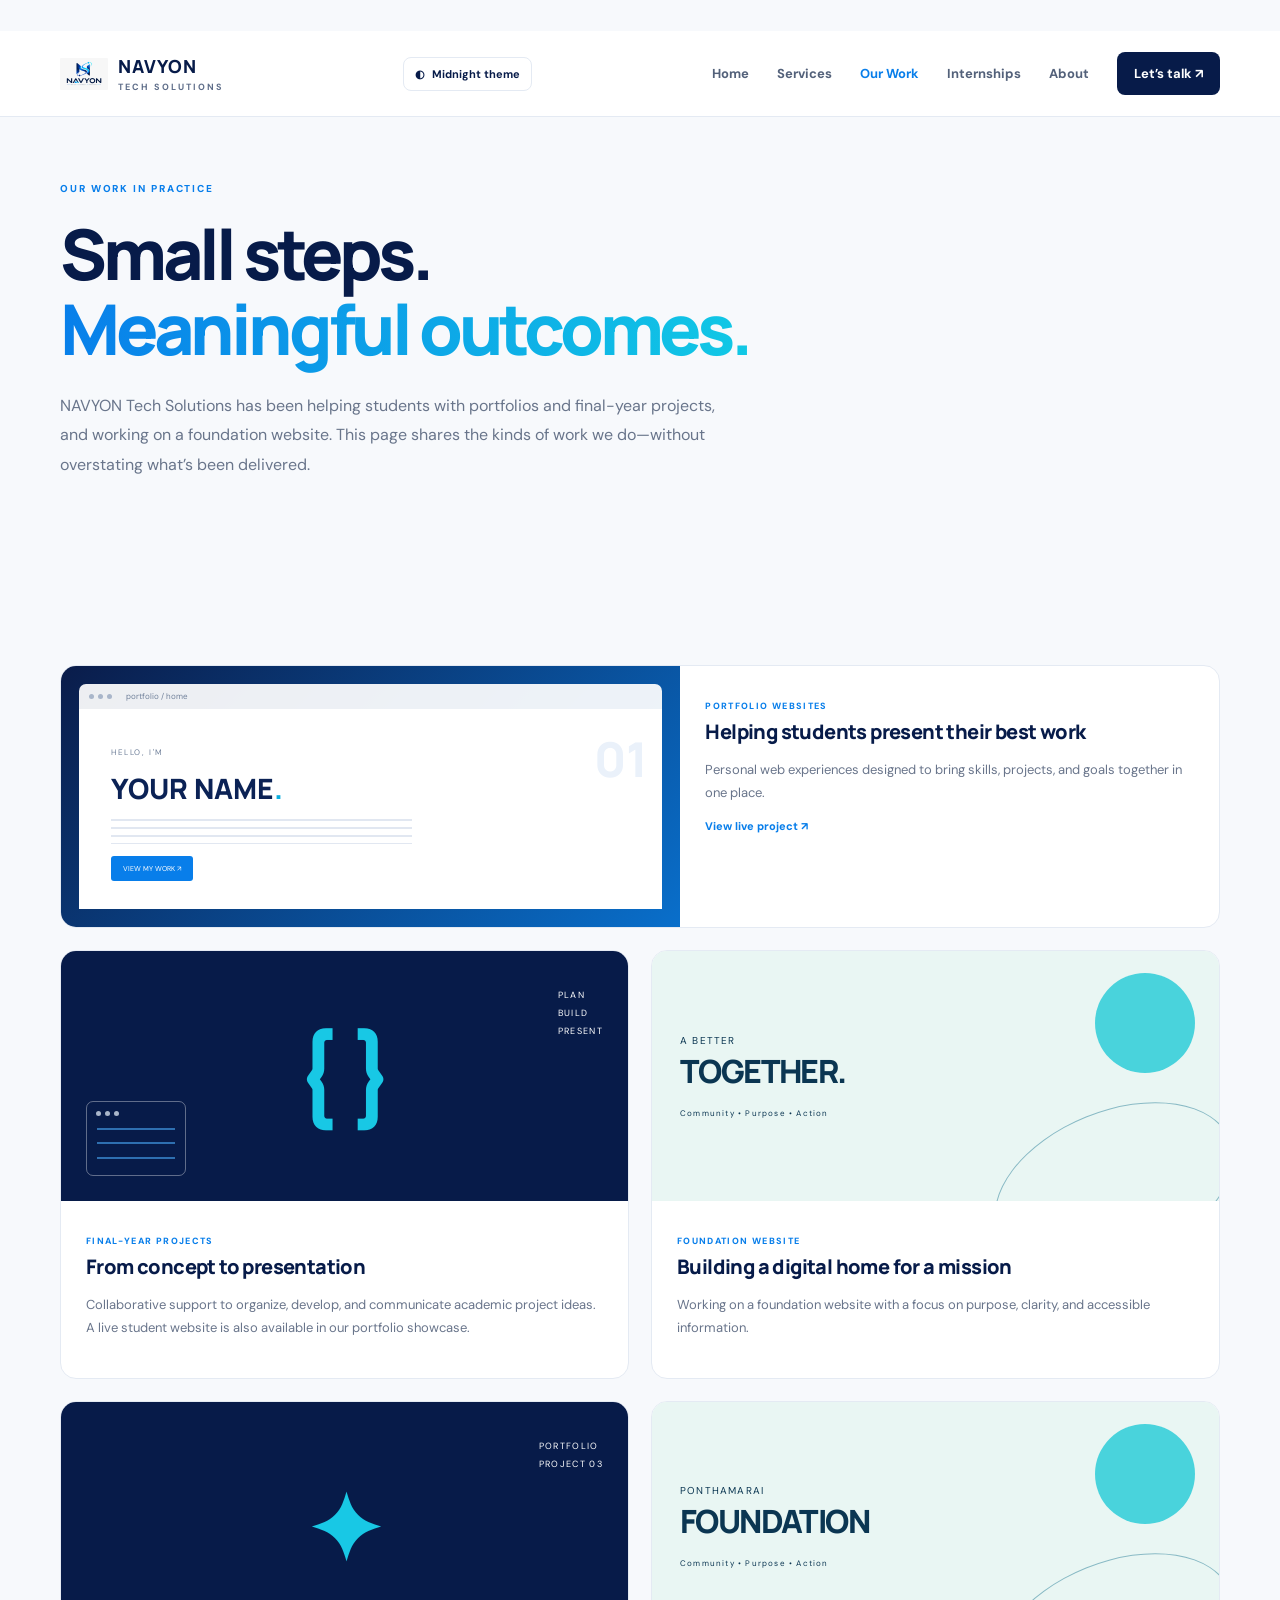
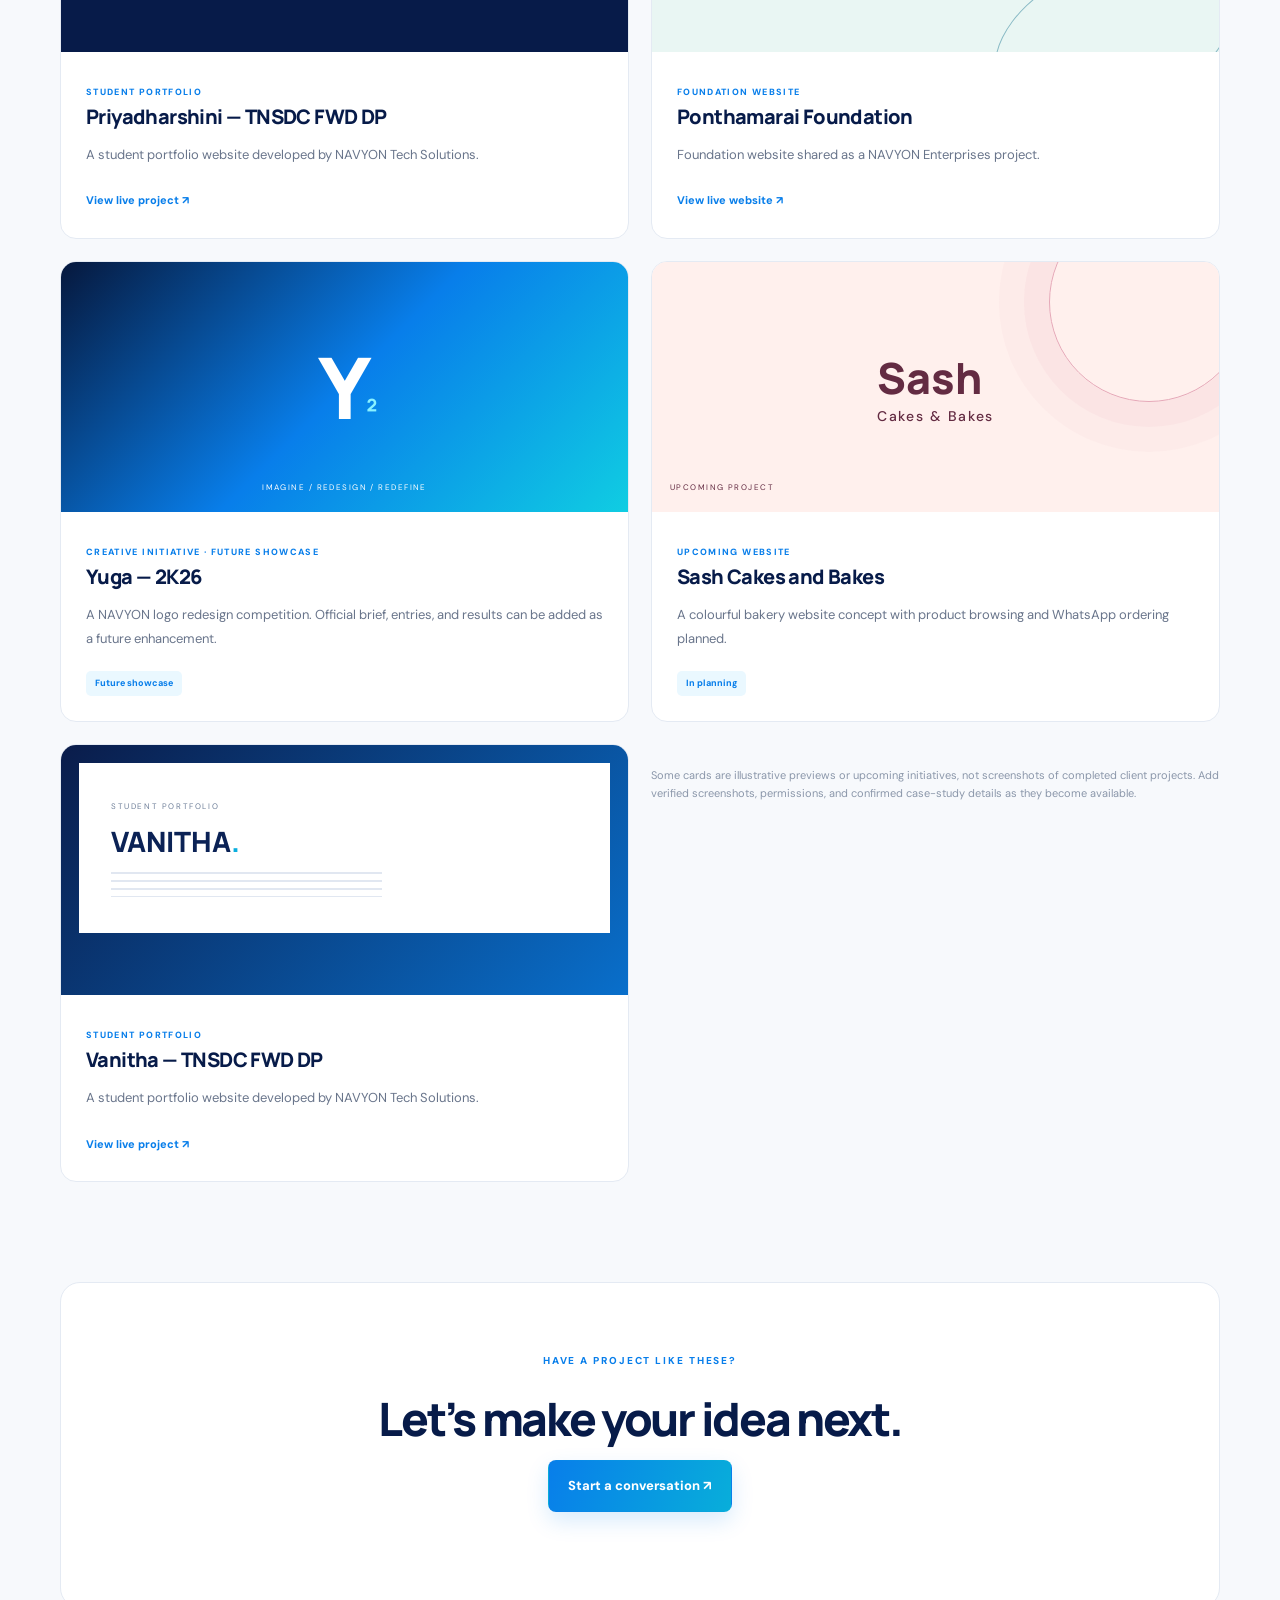
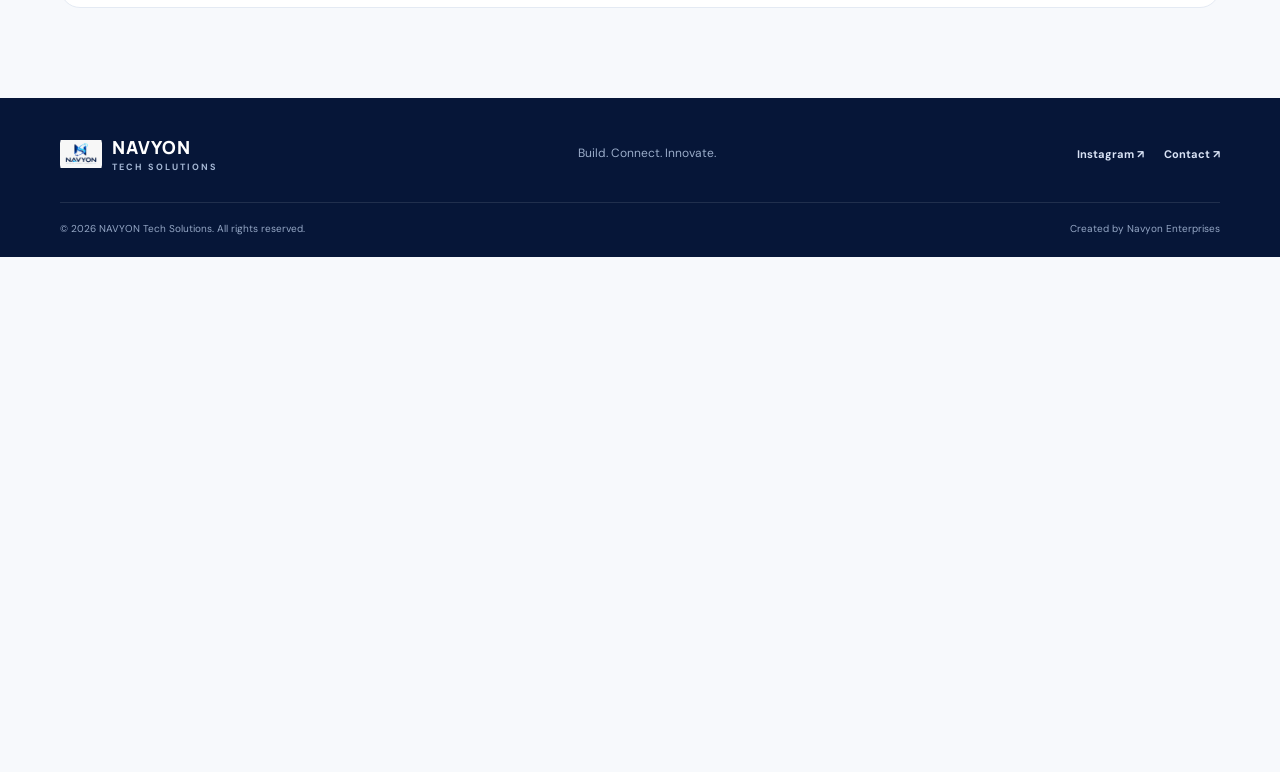
<file: yuga.html>
<!DOCTYPE html><html lang="en"><head><meta charset="UTF-8"><meta http-equiv="refresh" content="0;url=work.html#yuga"><meta name="viewport" content="width=device-width, initial-scale=1.0"><title>Yuga — 2K26 | NAVYON</title></head><body><p>Yuga — 2K26 is featured in <a href="work.html#yuga">Our Work</a>.</p></body></html>
</file>
<file: styles.css>
@import url('https://fonts.googleapis.com/css2?family=DM+Sans:wght@400;500;600;700&family=Manrope:wght@400;500;600;700;800&display=swap');
:root{--navy:#071b49;--navy2:#102c69;--blue:#087eea;--cyan:#13d1e8;--ink:#101c35;--muted:#69758b;--paper:#f7f9fc;--line:#e4eaf3;--white:#fff;--max:1160px}*{box-sizing:border-box}html{scroll-behavior:smooth;scroll-padding-top:100px}body{margin:0;background:var(--paper);color:var(--ink);font-family:'DM Sans',sans-serif;line-height:1.65}a{color:inherit;text-decoration:none}img{max-width:100%;display:block}.wrap{width:min(var(--max),calc(100% - 48px));margin-inline:auto}.site-header{height:86px;display:flex;align-items:center;justify-content:space-between;padding:0 max(24px,calc((100vw - var(--max))/2));background:rgba(255,255,255,.94);border-bottom:1px solid rgba(220,228,241,.8);position:sticky;top:0;z-index:20;backdrop-filter:blur(16px)}.brand{display:flex;align-items:center;gap:10px;font-family:Manrope,sans-serif;font-weight:800;letter-spacing:.06em;color:var(--navy);font-size:18px;white-space:nowrap}.brand img{width:48px;height:48px;object-fit:contain;border-radius:10px}.brand small{display:block;font-family:'DM Sans',sans-serif;font-size:9px;letter-spacing:.22em;font-weight:700;margin-top:-2px;color:#5e6d89}.site-header nav{display:flex;align-items:center;gap:28px;font-size:13px;font-weight:700;color:#53617a}.site-header nav a{transition:color .2s}.site-header nav a:hover,.site-header nav a.active{color:var(--blue)}.site-header nav .nav-cta{padding:11px 17px;background:var(--navy);color:#fff;border-radius:8px}.menu-toggle{display:none;background:none;border:0;font-size:25px;color:var(--navy)}.hero{min-height:600px;display:grid;grid-template-columns:1fr 1fr;align-items:center;gap:40px;padding-block:70px 80px}.eyebrow{font-size:10px;letter-spacing:.19em;font-weight:800;color:var(--blue);margin:0 0 18px}.pulse{display:inline-block;width:7px;height:7px;border-radius:50%;background:var(--cyan);box-shadow:0 0 0 5px #13d1e81e;margin-right:9px}.hero h1,.page-hero h1,.yuga-hero h1{font:800 clamp(48px,6vw,78px)/1.08 Manrope,sans-serif;letter-spacing:-.06em;color:var(--navy);margin:0 0 24px}.hero h1 span,.page-hero h1 span,.yuga-hero h1 span,.section h2 span,.feature-inner h2 span{background:linear-gradient(100deg,#087eea,#11c9e5);-webkit-background-clip:text;background-clip:text;color:transparent}.hero h1 i{font-style:normal;color:var(--cyan)}.lead{font-size:16px;line-height:1.85;color:var(--muted);max-width:550px}.hero-actions{display:flex;gap:12px;flex-wrap:wrap;margin-top:28px}.button{display:inline-flex;align-items:center;justify-content:center;gap:20px;border-radius:8px;padding:14px 19px;font-size:13px;font-weight:800;border:1px solid transparent;cursor:pointer;transition:transform .2s,box-shadow .2s}.button:hover{transform:translateY(-2px)}.button.primary{background:linear-gradient(110deg,var(--blue),#08aeda);color:#fff;box-shadow:0 9px 22px #087eea28}.button.ghost{border-color:#d7e0ef;color:var(--navy);background:#fff}.trust-line{display:flex;align-items:center;gap:14px;margin-top:35px}.trust-line p{font-size:11px;color:var(--muted);line-height:1.5}.trust-line strong{color:var(--navy);font-size:12px}.mini-avatars{display:flex}.mini-avatars b{display:grid;place-items:center;width:32px;height:32px;margin-right:-7px;border:2px solid var(--paper);border-radius:50%;background:var(--navy);color:white;font-size:12px}.mini-avatars b:nth-child(2){background:var(--blue)}.mini-avatars b:nth-child(3){background:var(--cyan);color:var(--navy)}.hero-art{min-height:430px;position:relative;display:grid;place-items:center}.hero-art:before{content:"";position:absolute;width:320px;height:320px;border-radius:50%;background:radial-gradient(circle,#14d1e82a,transparent 68%)}.orbit{position:absolute;border:1px solid #0b91df3b;border-radius:50%;transform:rotate(-30deg)}.orbit-one{width:370px;height:230px}.orbit-two{width:430px;height:280px;transform:rotate(48deg);border-color:#0b91df20}.hero-logo{position:relative;width:min(360px,80%);padding:14px;background:white;border:1px solid #e6edf7;border-radius:24px;box-shadow:0 24px 65px #09295c1c;transform:rotate(-2deg)}.hero-logo img{width:100%;border-radius:12px}.float-card{position:absolute;background:white;border:1px solid #e6edf7;box-shadow:0 12px 35px #0b275714;border-radius:12px;padding:12px 15px;display:flex;gap:10px;align-items:center;font-size:11px}.float-card b,.float-card small{display:block}.float-card b{color:var(--navy)}.float-card small{color:var(--muted);font-size:10px}.card-top{top:54px;right:-3px}.card-bottom{bottom:54px;left:-4px}.card-icon{display:grid;place-items:center;background:#e6f9ff;color:var(--blue);width:34px;height:34px;border-radius:9px;font-size:20px}.status-dot{width:8px;height:8px;border-radius:50%;background:#22c88a;box-shadow:0 0 0 4px #22c88a22}.proof-strip{display:grid;grid-template-columns:repeat(4,1fr);background:var(--navy);color:white;padding:28px max(24px,calc((100vw - var(--max))/2));gap:20px}.proof-strip div{display:flex;align-items:center;gap:13px;border-right:1px solid #ffffff20}.proof-strip div:last-child{border:0}.proof-strip strong{font:800 24px Manrope;color:var(--cyan)}.proof-strip span{font-size:12px;color:#d2dced}.section{padding-block:100px}.section-heading{display:flex;justify-content:space-between;align-items:end;gap:40px;margin-bottom:36px}.section h2,.feature-inner h2,.event-preview h2,.contact-layout h2{font:800 clamp(34px,4vw,48px)/1.2 Manrope,sans-serif;letter-spacing:-.045em;color:var(--navy);margin:0}.section-heading>p{max-width:420px;color:var(--muted);font-size:14px;margin:0 0 4px}.service-grid{display:grid;grid-template-columns:repeat(3,1fr);gap:18px}.service-card{background:#fff;border:1px solid var(--line);border-radius:15px;padding:25px;min-height:280px;transition:transform .2s,border-color .2s,box-shadow .2s}.service-card:hover{transform:translateY(-5px);border-color:#9dddf7;box-shadow:0 20px 45px #0d32650c}.number,.tag{font-size:9px;letter-spacing:.15em;font-weight:800;color:#74829a}.service-icon{display:grid;place-items:center;width:47px;height:47px;background:#eaf8ff;color:var(--blue);border-radius:12px;font-size:23px;margin:27px 0 17px}.service-card h3,.work-info h3{font:800 20px/1.35 Manrope;color:var(--navy);margin:0 0 11px;letter-spacing:-.03em}.service-card p,.work-info p{font-size:13px;color:var(--muted);line-height:1.8}.arrow{display:inline-block;margin-top:12px;font-size:11px;font-weight:800;color:var(--blue)}.feature-band{background:#eaf3fd;padding:72px 0}.feature-inner{display:grid;grid-template-columns:1fr 1fr;gap:80px;align-items:center}.feature-inner p:not(.eyebrow){color:var(--muted);font-size:14px;line-height:1.9}.text-link{font-size:12px;font-weight:800;color:var(--blue);display:inline-flex;gap:20px;margin-top:12px}.event-preview{display:grid;grid-template-columns:auto 1fr 190px;align-items:center;gap:40px}.event-badge{writing-mode:vertical-rl;transform:rotate(180deg);font-size:9px;letter-spacing:.2em;font-weight:800;color:var(--blue);border-left:2px solid var(--cyan);padding:12px}.event-preview h2{font-size:38px}.event-preview p:not(.eyebrow){color:var(--muted);font-size:13px;max-width:560px}.event-preview .button{margin-top:12px}.yuga-mark{width:160px;height:160px;border:1px solid #a9d8f4;border-radius:50%;display:grid;place-items:center;font:800 76px Manrope;color:var(--blue);position:relative;background:radial-gradient(circle,#dff8ff,#fff 70%)}.yuga-mark span{color:var(--cyan);font-size:28px}.yuga-mark small{position:absolute;bottom:28px;font-size:8px;letter-spacing:.15em;color:var(--navy)}.cta-section{text-align:center;padding:70px 24px 95px;background:#fff;border:1px solid var(--line);border-radius:20px;margin-bottom:90px}.cta-section h2{font:800 clamp(34px,4vw,46px) Manrope;color:var(--navy);letter-spacing:-.05em;margin:0 0 10px}.cta-section>p:not(.eyebrow){color:var(--muted);font-size:14px;margin:0 0 25px}.site-footer{background:#061638;color:#d9e3f5;padding:34px max(24px,calc((100vw - var(--max))/2)) 20px}.footer-top{display:flex;align-items:center;justify-content:space-between;gap:20px;padding-bottom:26px}.footer-top .brand{color:white}.footer-top .brand small{color:#a5b7d4}.footer-top .brand img{width:42px;height:42px}.footer-top>p{font-size:12px;color:#9aacc9}.footer-links{display:flex;gap:20px;font-size:11px;font-weight:700}.footer-links a:hover{color:var(--cyan)}.footer-bottom{border-top:1px solid #ffffff1b;padding-top:18px;display:flex;justify-content:space-between;gap:15px;font-size:10px;color:#95a7c5}.page-hero{padding-block:95px 70px}.page-hero h1{font-size:clamp(48px,6vw,70px)}.page-hero .lead{max-width:660px}.service-detail{display:grid;grid-template-columns:70px 1.1fr .9fr;gap:35px;align-items:center;border-top:1px solid var(--line)}.detail-number{font:800 34px Manrope;color:#b9dff5}.service-detail h2,.about-layout h2,.yuga-content h2{font:800 clamp(30px,3.7vw,43px)/1.2 Manrope;color:var(--navy);letter-spacing:-.045em;margin:0 0 18px}.service-detail p:not(.eyebrow),.about-layout p:not(.eyebrow),.yuga-content p{font-size:14px;color:var(--muted);line-height:1.9}.service-detail ul{padding-left:18px;color:#53617a;font-size:13px;line-height:2}.small-note{font-size:11px!important;color:#8b97aa!important;line-height:1.7}.detail-art{min-height:270px;border-radius:18px;position:relative;overflow:hidden;padding:28px;display:flex;flex-direction:column;justify-content:center;font-family:Manrope;color:white}.detail-art span{font-size:10px;letter-spacing:.2em}.detail-art b{font-size:32px;line-height:1.2;margin-top:14px}.art-one{background:linear-gradient(135deg,#061b4a,#087eea)}.art-two{background:linear-gradient(135deg,#071b49,#163c84)}.art-three{background:linear-gradient(135deg,#08a9d4,#102e6b)}.art-line{position:absolute;width:210px;height:210px;border:1px solid #ffffff60;border-radius:50%;right:-50px;bottom:-90px}.art-grid{position:absolute;right:-10px;bottom:-20px;width:150px;height:150px;background-image:linear-gradient(#ffffff24 1px,transparent 1px),linear-gradient(90deg,#ffffff24 1px,transparent 1px);background-size:18px 18px;transform:rotate(12deg)}.art-circle{position:absolute;width:170px;height:170px;border:1px solid #ffffff70;border-radius:50%;right:-45px;bottom:-35px}.work-grid{display:grid;grid-template-columns:1fr 1fr;gap:22px}.work-card{background:#fff;border:1px solid var(--line);border-radius:16px;overflow:hidden}.work-wide{grid-column:span 2;display:grid;grid-template-columns:1.15fr 1fr}.work-visual{min-height:250px;position:relative;overflow:hidden}.visual-portfolio{background:linear-gradient(135deg,#0a1c4a,#096fcb);padding:18px}.browser-bar{height:25px;background:#ffffffec;border-radius:7px 7px 0 0;display:flex;align-items:center;gap:4px;padding:0 10px}.browser-bar i,.mini-window i{width:5px;height:5px;border-radius:50%;background:#a9b6ca}.browser-bar span{margin-left:10px;font-size:8px;color:#70809a}.mock-content{background:#fff;min-height:170px;padding:28px 32px;position:relative}.mock-content small{font-size:8px;letter-spacing:.2em;color:#70809a}.mock-content>b{display:block;font:800 28px Manrope;color:#0b2255;margin-top:5px}.mock-content>b span{color:#0aaede}.mock-lines{width:58%;height:25px;margin-top:12px;background:repeating-linear-gradient(to bottom,#e1e7f1 0 2px,transparent 2px 8px)}.mock-button{margin-top:12px;background:#087eea;color:white;font-size:7px;display:inline-block;padding:7px 12px;border-radius:3px}.mock-side{position:absolute;right:32px;top:60px;font:800 48px Manrope;color:#eaf1fa}.visual-project{background:#071b49;color:white;display:flex;align-items:center;justify-content:center}.big-symbol{font:800 92px Manrope;color:#18c8e5}.stack-label{font-size:9px;letter-spacing:.15em;line-height:2;position:absolute;right:25px;top:35px}.mini-window{position:absolute;bottom:25px;left:25px;width:100px;height:75px;border:1px solid #ffffff5c;border-radius:7px;padding:9px;display:flex;gap:4px;flex-wrap:wrap}.mini-window hr{width:100%;height:2px;border:0;background:#2e6fb0;margin:1px}.visual-foundation{background:#e9f6f3;display:flex;align-items:center;padding:28px;color:#0b3652}.sun{width:100px;height:100px;border-radius:50%;background:#14c7d5;position:absolute;right:24px;top:22px;opacity:.75}.foundation-copy{position:relative;z-index:1;font-size:10px;letter-spacing:.12em}.foundation-copy b{font:800 32px Manrope;display:block;letter-spacing:-.05em}.foundation-copy small{display:block;margin-top:14px;font-size:8px}.foundation-lines{position:absolute;bottom:-60px;right:-20px;width:250px;height:150px;border:1px solid #0c6c8870;border-radius:50%;transform:rotate(-22deg)}.work-info{padding:25px}.work-disclaimer{margin-top:22px}.tag{color:var(--blue)}.about-layout{display:grid;grid-template-columns:.85fr 1.15fr;gap:75px;align-items:center}.about-visual{background:white;border:1px solid var(--line);border-radius:22px;padding:18px;box-shadow:0 20px 55px #0b275710}.about-visual img{border-radius:14px}.principle-list{margin-top:30px;border-top:1px solid var(--line)}.principle-list>div{display:flex;gap:20px;padding:17px 0;border-bottom:1px solid var(--line)}.principle-list b{font:800 16px Manrope;color:var(--blue)}.principle-list strong,.principle-list small{display:block}.principle-list strong{font-size:13px;color:var(--navy)}.principle-list small{font-size:11px;color:var(--muted);margin-top:4px}.yuga-hero{background:#06183d;color:white;overflow:hidden}.yuga-hero-inner{display:grid;grid-template-columns:1fr .8fr;gap:70px;align-items:center;padding-block:85px}.yuga-hero h1{color:white;font-size:clamp(54px,7vw,88px)}.yuga-hero .lead{color:#b7c7e2;max-width:490px;margin-bottom:28px}.yuga-poster{min-height:350px;background:linear-gradient(140deg,#0a2b67,#087eea 60%,#11cfe4);border:1px solid #ffffff2c;border-radius:18px;position:relative;display:grid;place-items:center;overflow:hidden;box-shadow:0 30px 70px #0003}.poster-ring{position:absolute;width:280px;height:280px;border:1px solid #ffffff68;border-radius:50%;box-shadow:0 0 0 28px #ffffff0b,0 0 0 56px #ffffff08}.poster-title{position:relative;text-align:center;font:800 clamp(55px,7vw,85px)/.95 Manrope;letter-spacing:-.06em}.poster-title small{display:block;font:700 9px 'DM Sans';letter-spacing:.22em;margin:17px 0}.poster-title b{font-size:38px;color:#8af2ff;letter-spacing:.1em}.poster-foot{position:absolute;bottom:20px;font-size:8px;letter-spacing:.22em}.yuga-content{display:grid;grid-template-columns:.8fr 1.2fr;gap:90px}.yuga-content strong{color:var(--navy)}.yuga-values{display:flex;gap:10px;flex-wrap:wrap;margin-top:25px}.yuga-values span{border:1px solid var(--line);background:#fff;padding:9px 12px;border-radius:7px;font-size:9px;font-weight:800;letter-spacing:.1em;color:var(--blue)}.event-details{padding-top:20px}.event-detail-grid{display:grid;grid-template-columns:repeat(3,1fr);gap:18px}.event-detail-grid>div{background:#fff;border:1px solid var(--line);padding:25px;border-radius:13px}.event-detail-grid span{font:800 25px Manrope;color:#b5dff6}.event-detail-grid h3{font:800 18px Manrope;color:var(--navy)}.event-detail-grid p{font-size:12px;color:var(--muted);line-height:1.8}.contact-layout{display:grid;grid-template-columns:.85fr 1.15fr;gap:35px;align-items:start;padding-top:20px}.contact-options{display:grid;gap:14px}.contact-card{background:white;border:1px solid var(--line);border-radius:14px;padding:24px;transition:border-color .2s}.contact-card:hover{border-color:#88d8f5}.contact-icon{display:grid;place-items:center;width:42px;height:42px;border-radius:11px;background:#e8f8ff;color:var(--blue);font-size:22px;margin-bottom:20px}.contact-card small{font-size:9px;letter-spacing:.16em;color:var(--blue);font-weight:800}.contact-card h3{font:800 18px Manrope;color:var(--navy);margin:7px 0}.contact-card p{font-size:12px;color:var(--muted);margin:0}.contact-note{display:flex;gap:12px;align-items:flex-start;padding:15px;color:var(--muted);font-size:11px}.contact-note .status-dot{flex-shrink:0;margin-top:6px}.contact-note p{margin:0;line-height:1.8}.contact-note strong{color:var(--navy)}.contact-form{background:white;border:1px solid var(--line);border-radius:16px;padding:30px}.contact-form label{display:block;font-size:11px;font-weight:800;color:var(--navy);margin:16px 0 7px}.contact-form input,.contact-form select,.contact-form textarea{width:100%;border:1px solid #dce4f0;background:#fbfcfe;border-radius:7px;padding:12px 13px;font:13px 'DM Sans';color:var(--ink);outline:none}.contact-form input:focus,.contact-form select:focus,.contact-form textarea:focus{border-color:var(--blue);box-shadow:0 0 0 3px #087eea12}.contact-form textarea{resize:vertical}.contact-form button{margin-top:20px;width:100%}.form-help{font-size:10px;color:#8490a4;text-align:center;margin:12px 0 0}
@media(max-width:900px){.site-header nav{gap:15px}.site-header nav a{font-size:11px}.hero{gap:15px}.card-top{right:0}.proof-strip{grid-template-columns:repeat(2,1fr)}.proof-strip div:nth-child(2){border:0}.service-detail{grid-template-columns:45px 1fr}.detail-art{grid-column:2;min-height:220px}.event-preview{grid-template-columns:auto 1fr}.yuga-mark{display:none}.about-layout{gap:35px}.yuga-hero-inner{gap:35px}.contact-layout{gap:20px}}
@media(max-width:700px){.wrap{width:min(100% - 36px,var(--max))}.site-header{height:72px;padding:0 18px}.brand{font-size:15px}.brand img{width:40px;height:40px}.menu-toggle{display:block}.site-header nav{display:none;position:absolute;top:71px;left:0;right:0;background:white;border-bottom:1px solid var(--line);padding:18px;flex-direction:column;align-items:stretch;gap:0}.site-header nav.open{display:flex}.site-header nav a{padding:13px 8px;font-size:13px}.site-header nav .nav-cta{text-align:center;margin-top:8px}.hero{grid-template-columns:1fr;padding-block:58px 60px}.hero h1{font-size:clamp(47px,12vw,65px)}.hero-art{min-height:330px;margin-top:10px}.hero-logo{width:260px}.orbit-one{width:300px;height:190px}.orbit-two{width:340px;height:220px}.card-top{top:12px;right:0}.card-bottom{bottom:15px;left:0}.proof-strip{padding:24px 18px;gap:15px}.proof-strip div{gap:9px}.proof-strip strong{font-size:20px}.proof-strip span{font-size:10px}.section{padding-block:65px}.section-heading{display:block}.section-heading>p{margin-top:18px}.service-grid{grid-template-columns:1fr}.service-card{min-height:unset}.feature-inner{grid-template-columns:1fr;gap:20px}.feature-band{padding:55px 0}.event-preview{grid-template-columns:1fr;gap:15px;padding-block:65px}.event-badge{writing-mode:initial;transform:none;border-left:0;border-bottom:2px solid var(--cyan);width:max-content;padding:0 0 10px}.event-preview h2{font-size:32px}.cta-section{padding:50px 18px;margin-bottom:55px}.footer-top{align-items:flex-start;flex-wrap:wrap}.footer-top>p{width:100%;order:3;margin:0}.footer-links{margin-left:auto;flex-direction:column;gap:8px}.footer-bottom{flex-direction:column;gap:7px}.page-hero{padding-block:65px 45px}.page-hero h1{font-size:clamp(44px,11vw,60px)}.service-detail{grid-template-columns:35px 1fr;gap:17px}.detail-number{font-size:24px}.detail-art{grid-column:1/-1;min-height:200px}.work-grid{grid-template-columns:1fr}.work-wide{grid-column:auto;display:block}.work-visual{min-height:220px}.about-layout{grid-template-columns:1fr;gap:35px}.about-visual{max-width:420px;margin:auto}.yuga-hero-inner{grid-template-columns:1fr;padding-block:60px;gap:40px}.yuga-hero h1{font-size:60px}.yuga-poster{min-height:280px}.poster-title{font-size:65px}.yuga-content{grid-template-columns:1fr;gap:20px}.event-detail-grid{grid-template-columns:1fr}.contact-layout{grid-template-columns:1fr}.contact-form{padding:22px}.trust-line{margin-top:26px}}

/* NAVYON global themes and internship components */
:root{--surface:#fff;--body-text:var(--ink);--body-muted:var(--muted);--surface-border:var(--line)}body{transition:background .25s,color .25s}.header-tools{display:flex;align-items:center;gap:10px}.theme-toggle{display:inline-flex;align-items:center;gap:7px;border:1px solid var(--line);background:var(--surface);color:var(--navy);border-radius:8px;padding:9px 11px;font:700 11px 'DM Sans',sans-serif;cursor:pointer}.theme-toggle:hover{border-color:var(--blue)}.site-header,.service-card,.work-card,.contact-card,.contact-form,.event-detail-grid>div,.application-note{background:var(--surface);border-color:var(--surface-border)}body[data-theme="midnight"]{--paper:#071225;--ink:#edf4ff;--muted:#aab9d2;--line:#243956;--surface:#0d1d37;--body-text:#edf4ff;--body-muted:#aab9d2;--surface-border:#243956;background:#071225;color:#edf4ff;color-scheme:dark}body[data-theme="midnight"] .site-header{background:rgba(8,22,44,.96);border-color:#243956}body[data-theme="midnight"] .brand,body[data-theme="midnight"] .site-header nav,body[data-theme="midnight"] .site-header nav a,body[data-theme="midnight"] .section h2,body[data-theme="midnight"] .page-hero h1,body[data-theme="midnight"] .hero h1,body[data-theme="midnight"] .service-card h3,body[data-theme="midnight"] .work-info h3,body[data-theme="midnight"] .contact-card h3,body[data-theme="midnight"] .contact-form label,body[data-theme="midnight"] .cta-section h2,body[data-theme="midnight"] .event-preview h2,body[data-theme="midnight"] .service-detail h2,body[data-theme="midnight"] .about-layout h2,body[data-theme="midnight"] .principle-list strong{color:#edf4ff}body[data-theme="midnight"] .brand small{color:#9eafd0}body[data-theme="midnight"] .button.ghost,body[data-theme="midnight"] .cta-section,body[data-theme="midnight"] .contact-form input,body[data-theme="midnight"] .contact-form select,body[data-theme="midnight"] .contact-form textarea{background:#102441;color:#edf4ff;border-color:#2b4365}body[data-theme="midnight"] .feature-band{background:#0b1b32}body[data-theme="midnight"] .proof-strip{background:#030b1a}body[data-theme="midnight"] .theme-toggle{color:#e9f4ff;border-color:#2b4365}body[data-theme="midnight"] .about-visual{background:#0d1d37;border-color:#243956}body[data-theme="midnight"] .principle-list,body[data-theme="midnight"] .principle-list>div{border-color:#243956}body[data-theme="midnight"] .section-heading>p,body[data-theme="midnight"] .service-card p,body[data-theme="midnight"] .work-info p,body[data-theme="midnight"] .contact-card p{color:#aab9d2}.required-mark{color:#087eea}.conditional-field[hidden]{display:none!important}.project-status{display:inline-block;margin-top:8px;padding:5px 9px;border-radius:5px;background:#eaf8ff;color:#087eea;font-size:9px;font-weight:800}.visual-yuga{background:linear-gradient(135deg,#06183d,#087eea,#10cde2);color:#fff;display:grid;place-items:center;min-height:250px;position:relative}.yuga-work-mark{font:800 85px Manrope;letter-spacing:-.08em}.yuga-work-mark span{font-size:28px;color:#8af2ff}.visual-yuga small,.visual-sash small{position:absolute;bottom:18px;font-size:8px;letter-spacing:.18em}.visual-sash{background:#fff0ed;color:#632b42;display:grid;place-items:center;min-height:250px;position:relative;overflow:hidden}.sash-script{font:800 43px Manrope;z-index:1}.sash-script span{display:block;font:500 14px 'DM Sans';letter-spacing:.12em;text-align:center}.cake-orbit{position:absolute;width:200px;height:200px;border:1px solid #e5a8b8;border-radius:50%;right:-30px;top:-60px;box-shadow:0 0 0 25px #e5a8b81a,0 0 0 50px #e5a8b812}.visual-sash small{left:18px;bottom:18px}.internship-hero{background:#06183d;color:#fff;overflow:hidden}.internship-hero-inner{display:grid;grid-template-columns:1fr .8fr;gap:60px;align-items:center;padding-block:85px}.internship-hero h1{font:800 clamp(48px,6vw,76px)/1.08 Manrope;letter-spacing:-.06em;margin:0 0 22px}.internship-hero h1 span{background:linear-gradient(100deg,#16c9e5,#62e8f0);-webkit-background-clip:text;background-clip:text;color:transparent}.internship-hero .lead{color:#b7c7e2;margin-bottom:28px}.internship-art{min-height:320px;position:relative;display:grid;place-items:center}.internship-orbit{position:absolute;width:280px;height:280px;border:1px solid #18cbe54d;border-radius:50%;box-shadow:0 0 0 28px #18cbe50c,0 0 0 56px #18cbe508}.internship-steps{position:relative;display:grid;gap:10px;width:min(310px,100%)}.internship-steps span{padding:13px 16px;background:#ffffff0c;border:1px solid #ffffff2b;border-radius:8px;font-size:10px;color:#7ce7f1;letter-spacing:.12em}.internship-steps b{color:#fff;margin-left:15px;font-size:11px}.internship-steps-grid{display:grid;grid-template-columns:repeat(4,1fr);gap:14px}.internship-steps-grid article{background:var(--surface);border:1px solid var(--surface-border);border-radius:13px;padding:22px}.internship-steps-grid article>b{font:800 26px Manrope;color:#16bddd}.internship-steps-grid h3{font:800 16px Manrope;color:var(--body-text)}.internship-steps-grid p{font-size:12px;color:var(--body-muted);line-height:1.8}.application-layout{display:grid;grid-template-columns:.7fr 1.3fr;gap:30px;align-items:start}.application-aside{display:grid;gap:14px}.application-note{border:1px solid var(--surface-border);border-radius:13px;padding:24px}.application-note>span{font-size:24px;color:var(--blue)}.application-note h3{font:800 17px Manrope;color:var(--body-text);margin:12px 0 6px}.application-note p{font-size:12px;color:var(--body-muted);line-height:1.8;margin:0}.application-form{display:block}.application-form label{margin-top:14px}.application-form button{margin-top:24px}.origin-story{max-width:850px}.origin-story h2{font:800 clamp(30px,4vw,44px)/1.2 Manrope;color:var(--navy);letter-spacing:-.04em}.origin-story h2 span{background:linear-gradient(100deg,#087eea,#11c9e5);-webkit-background-clip:text;background-clip:text;color:transparent}.origin-story p:not(.eyebrow){color:var(--muted);font-size:14px;line-height:1.9}.primary-contact{border-color:#cfe8f5}.phone-contact{padding:16px 20px;opacity:.86}.phone-contact .contact-icon{width:30px;height:30px;margin-bottom:10px;font-size:16px}.phone-contact h3{font-size:15px!important}.phone-contact small{font-size:8px}.phone-contact p{font-size:11px}.contact-options{gap:12px}body[data-theme="midnight"] .visual-sash{background:#382332;color:#ffe7ed}body[data-theme="midnight"] .project-status{background:#102f51;color:#71dcff}
@media(max-width:900px){.internship-hero-inner{gap:30px}.internship-steps-grid{grid-template-columns:repeat(2,1fr)}.application-layout{grid-template-columns:1fr}}@media(max-width:700px){.header-tools{gap:7px}.theme-toggle{padding:8px;font-size:10px}.theme-toggle span{display:none}.internship-hero-inner{grid-template-columns:1fr;padding-block:60px;gap:25px}.internship-art{min-height:250px}.internship-steps-grid{grid-template-columns:1fr}.application-layout{grid-template-columns:1fr}.site-header nav.open{background:var(--surface)}}
</file>
